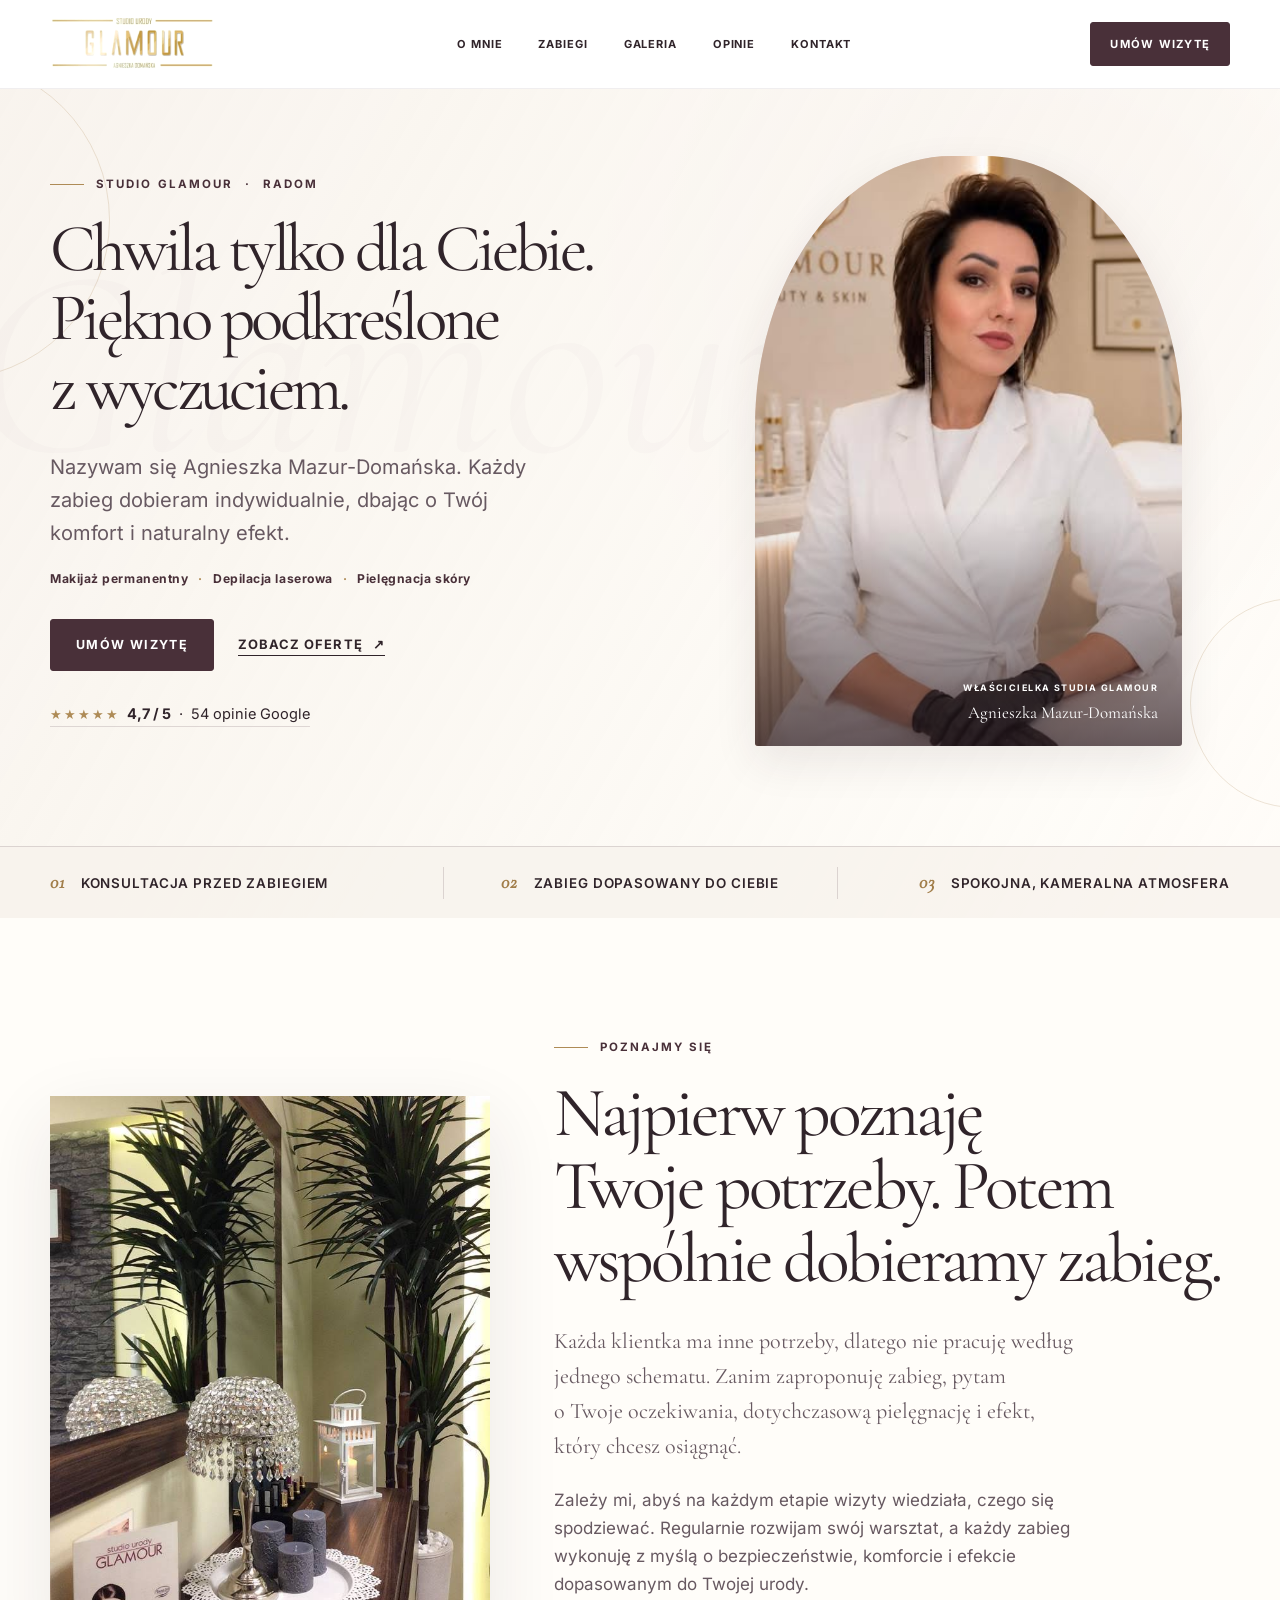
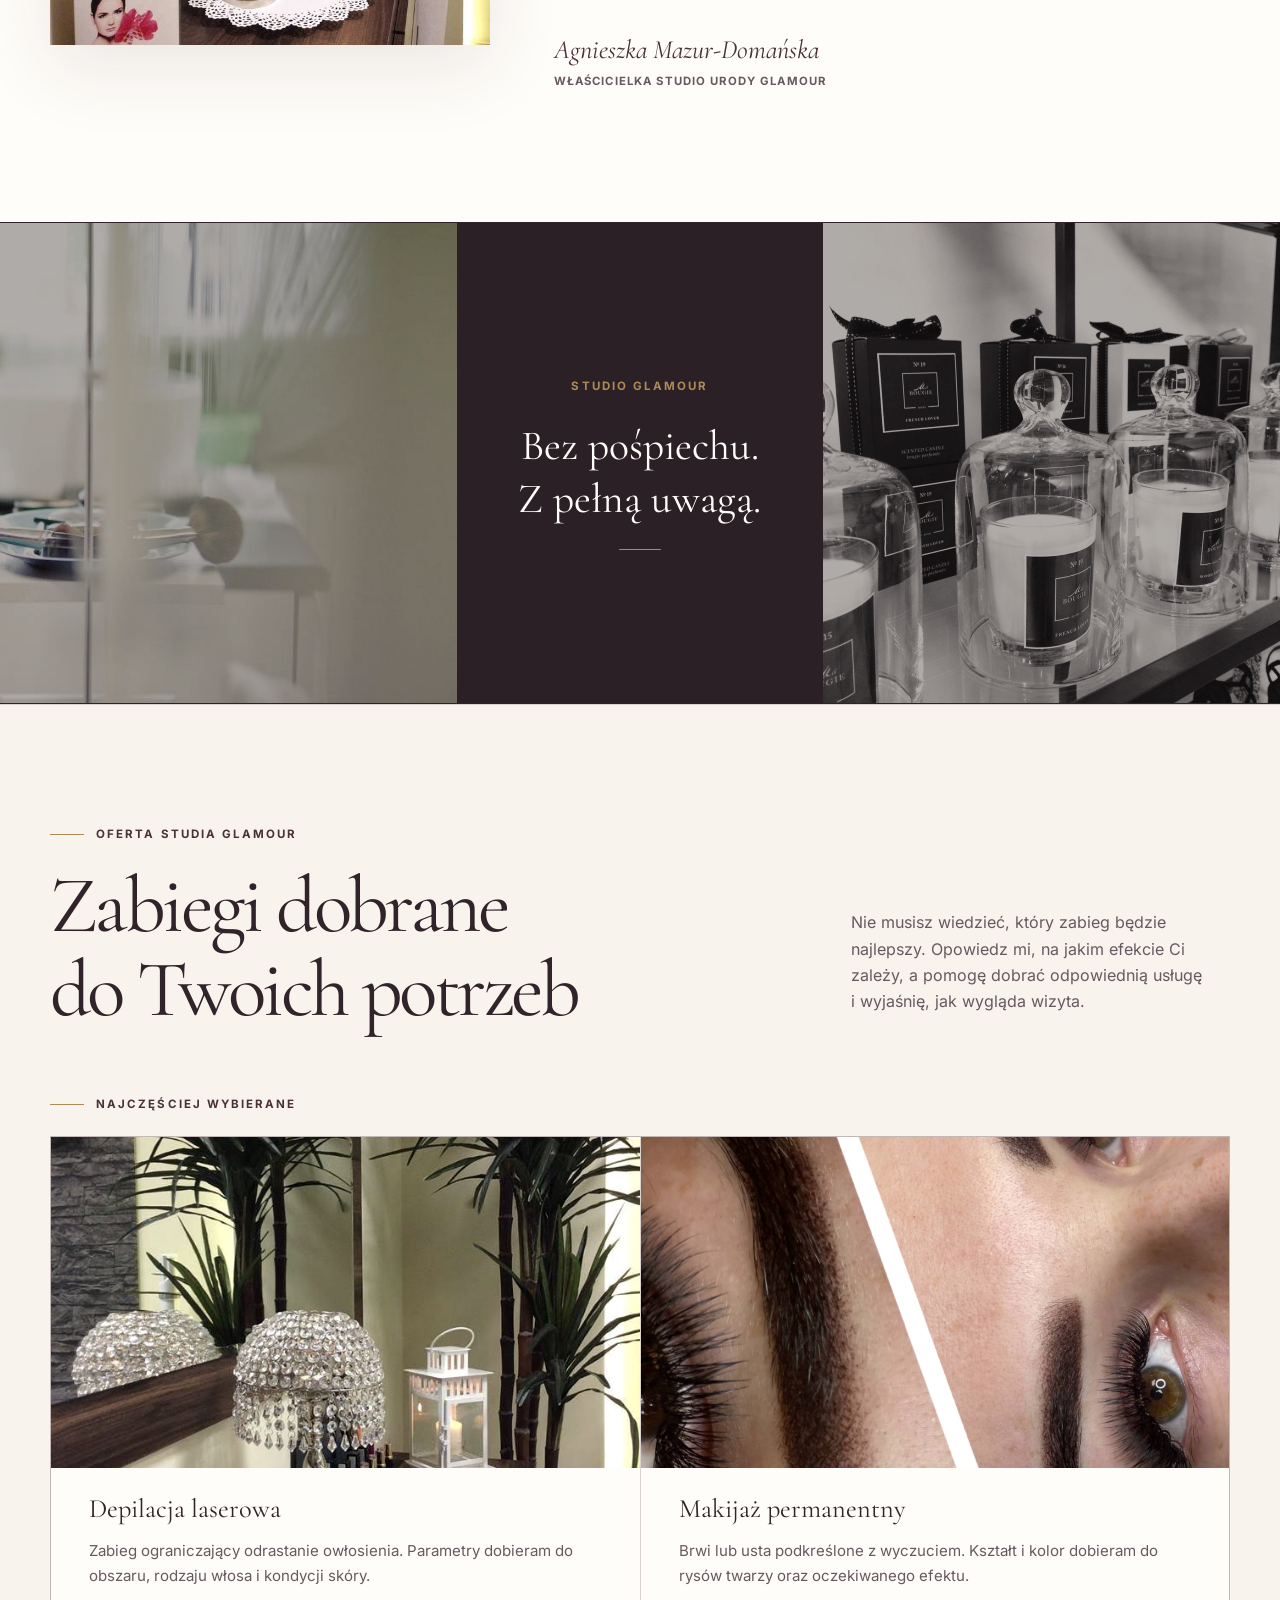
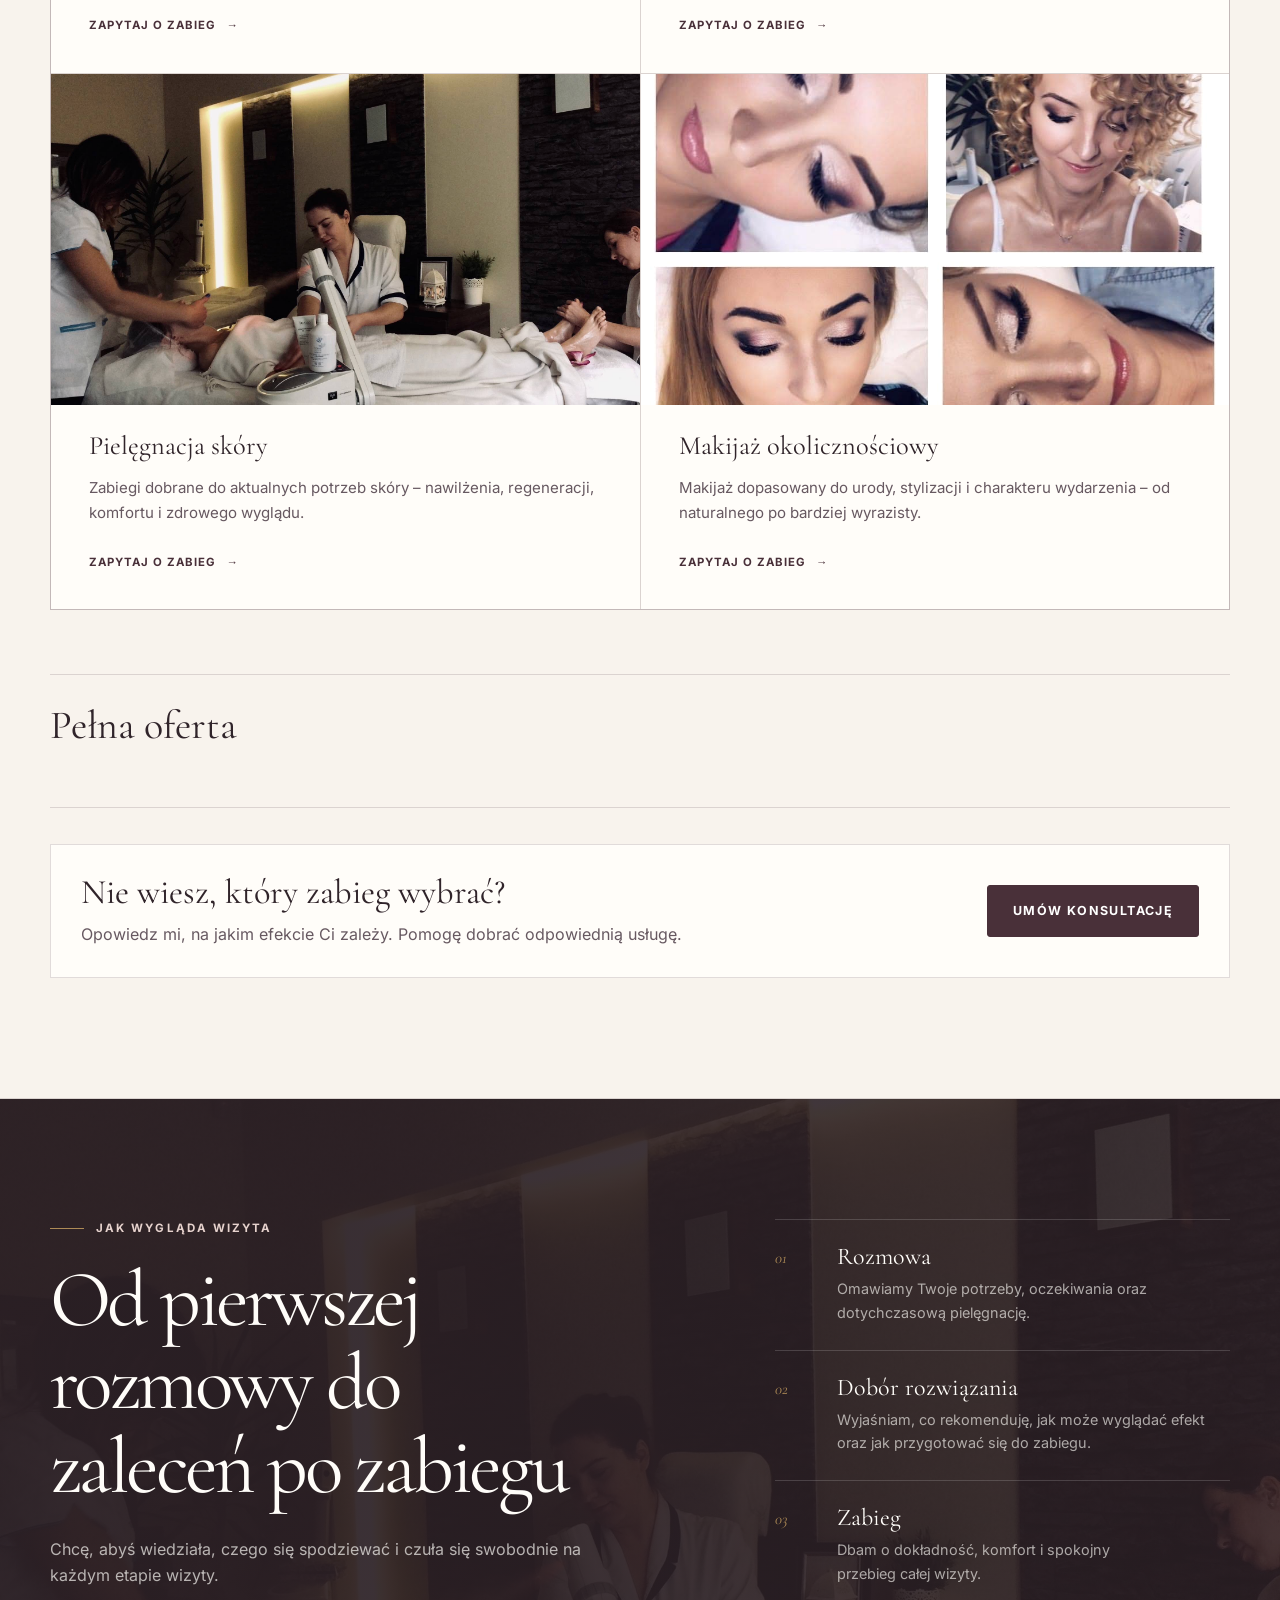
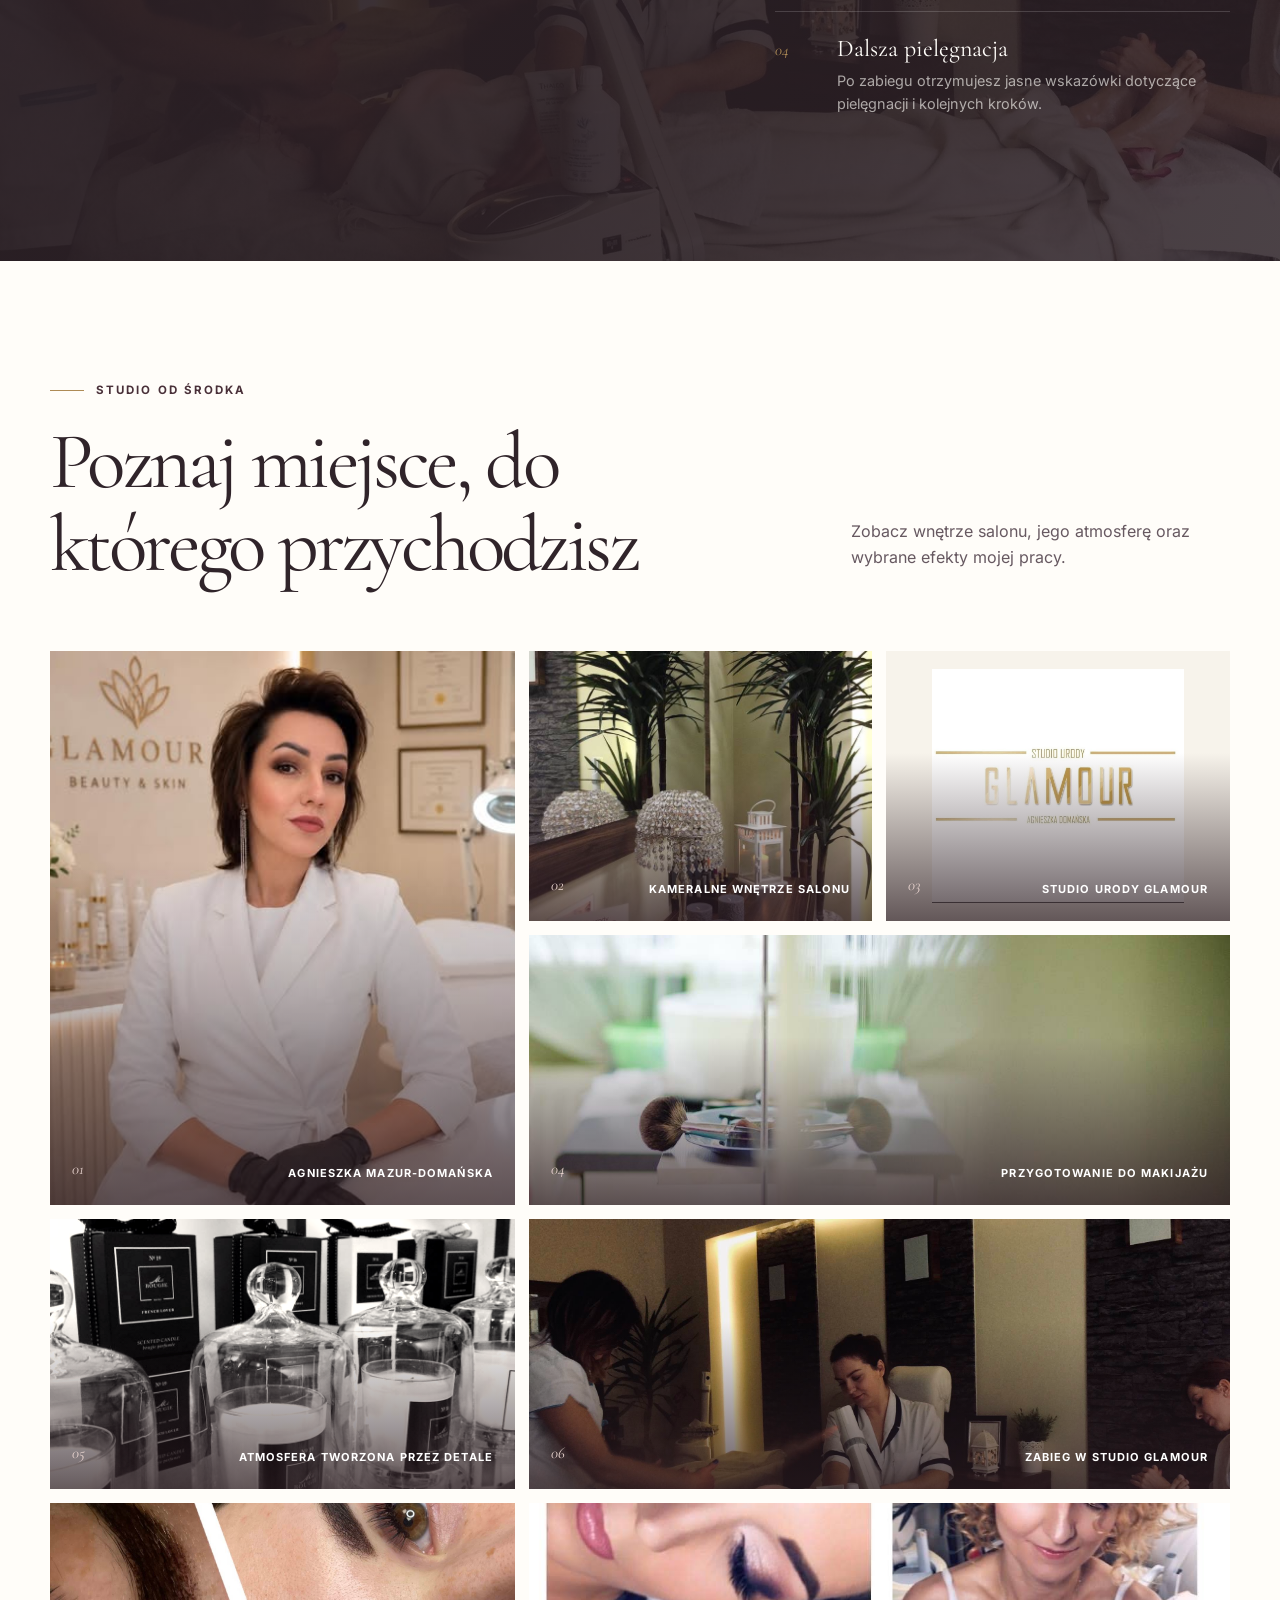
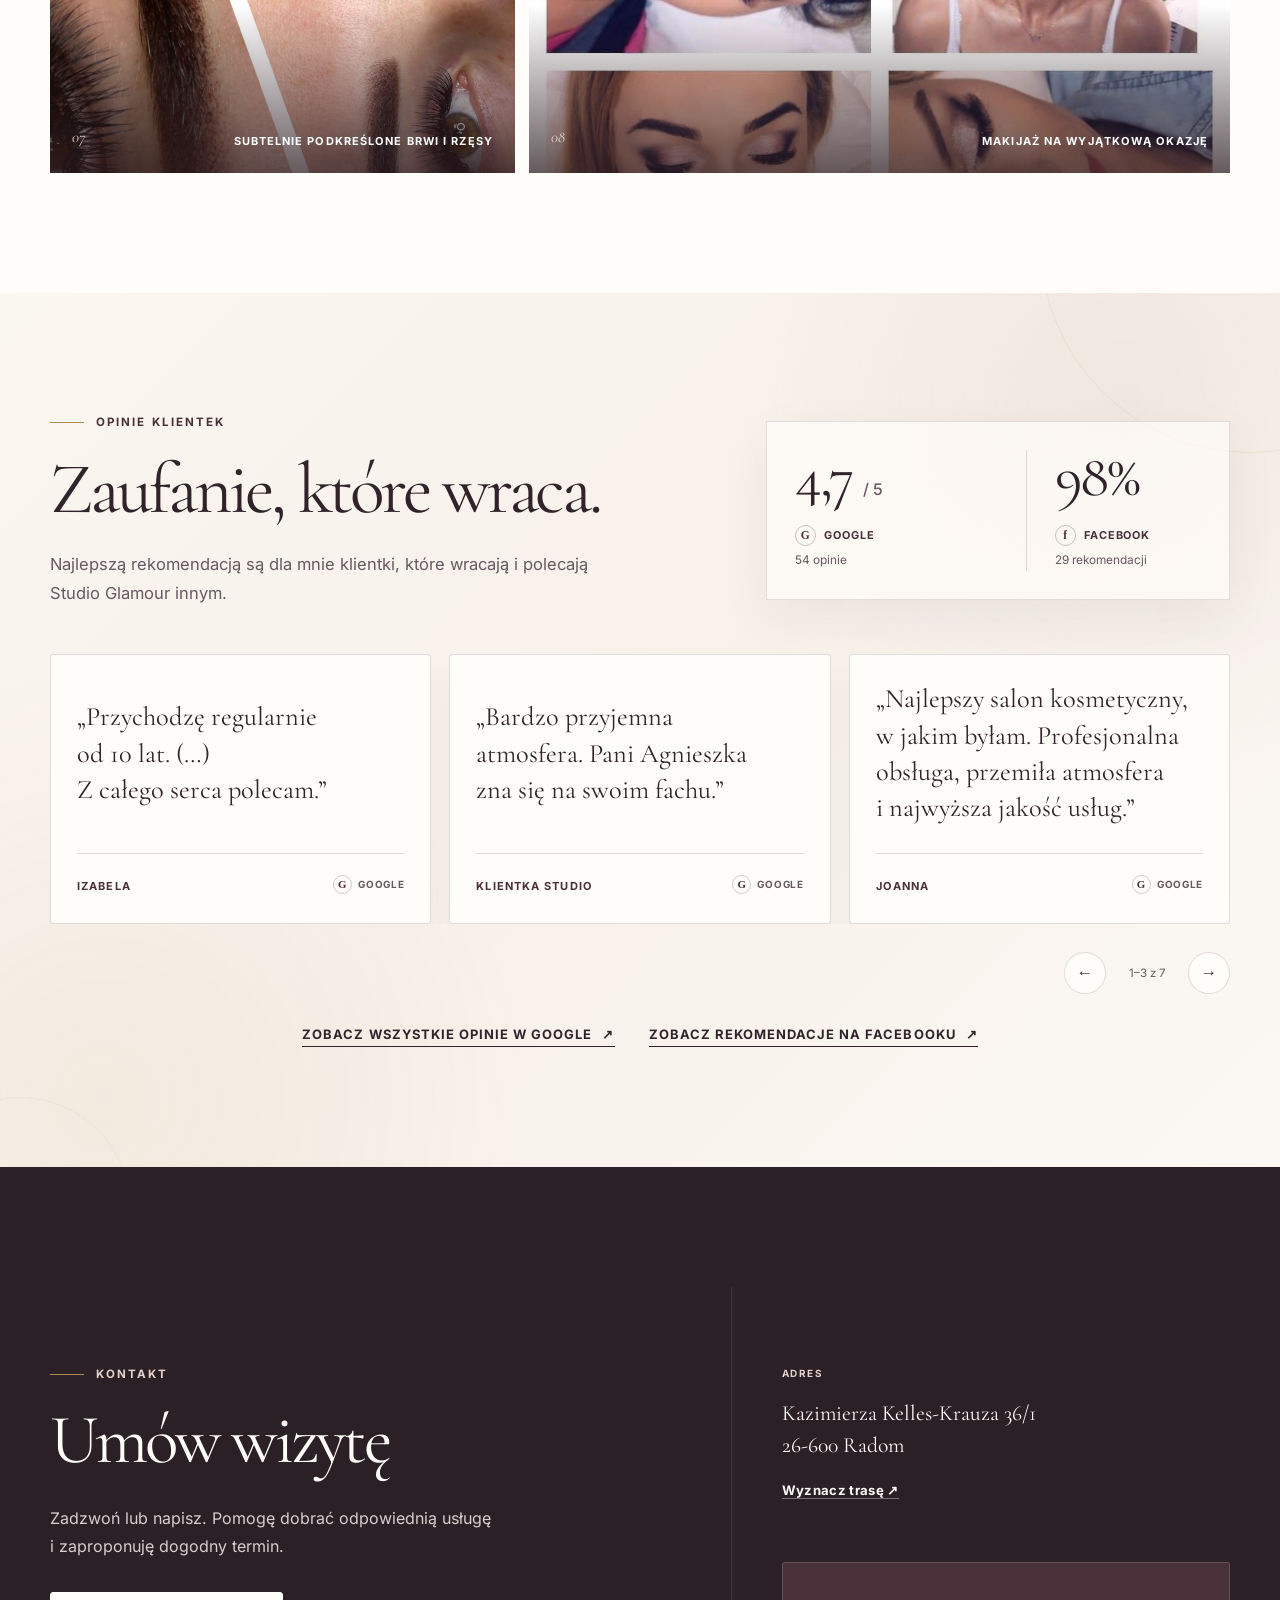
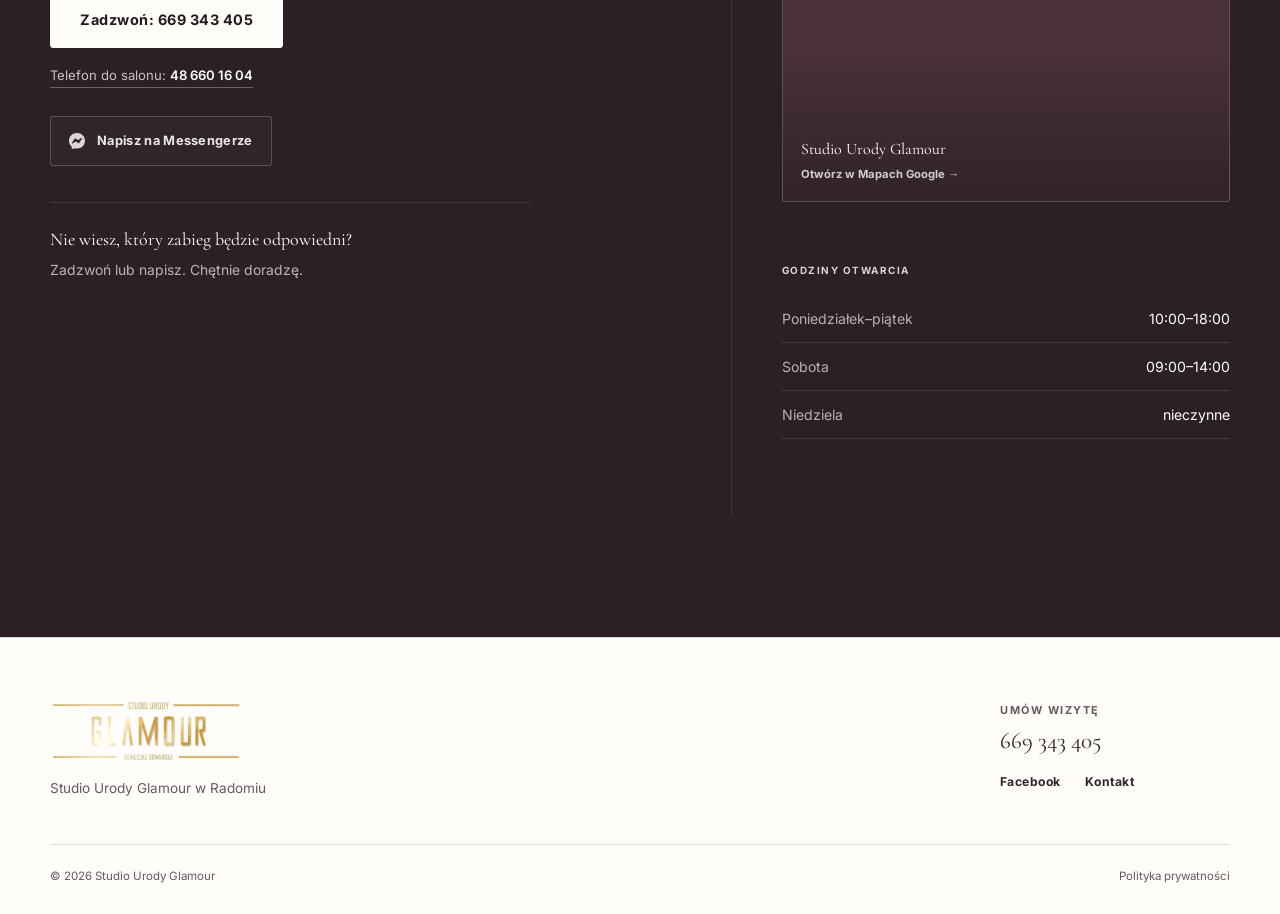
<file: index.html>
<!DOCTYPE html>
<html lang="pl">
  <head>
    <meta charset="utf-8">
    <meta name="viewport" content="width=device-width, initial-scale=1">
    <meta name="robots" content="noindex, nofollow, noarchive">
    <meta name="theme-color" content="#2f2329">
    <meta
      name="description"
      content="Studio Urody Glamour w Radomiu. Makijaż permanentny, depilacja laserowa, pielęgnacja skóry i makijaż okolicznościowy. Zadzwoń i umów wizytę."
    >
    <meta property="og:type" content="website">
    <meta property="og:locale" content="pl_PL">
    <meta property="og:title" content="Studio Urody Glamour Radom | Agnieszka Mazur-Domańska">
    <meta
      property="og:description"
      content="Studio Urody Glamour w Radomiu. Zabiegi i makijaż dopasowane do Ciebie."
    >
    <title>Studio Urody Glamour Radom | Agnieszka Mazur-Domańska</title>
    <link rel="stylesheet" href="styles.css?v=20260722-1">
    <link rel="manifest" href="site.webmanifest">
    <script type="application/ld+json">
      {
        "@context": "https://schema.org",
        "@type": "BeautySalon",
        "name": "Studio Urody Glamour Agnieszka Mazur-Domańska",
        "description": "Studio urody w Radomiu oferujące depilację laserową, makijaż permanentny, pielęgnację skóry i makijaż okolicznościowy.",
        "address": {
          "@type": "PostalAddress",
          "streetAddress": "Kazimierza Kelles-Krauza 36/1",
          "postalCode": "26-600",
          "addressLocality": "Radom",
          "addressCountry": "PL"
        },
        "telephone": ["+48 669 343 405", "+48 48 660 16 04"],
        "sameAs": [
          "https://www.facebook.com/p/Studio-urody-Glamour-Agnieszka-Doma%C5%84ska-100055386054228/"
        ],
        "openingHoursSpecification": [
          {
            "@type": "OpeningHoursSpecification",
            "dayOfWeek": ["Monday", "Tuesday", "Wednesday", "Thursday", "Friday"],
            "opens": "10:00",
            "closes": "18:00"
          },
          {
            "@type": "OpeningHoursSpecification",
            "dayOfWeek": "Saturday",
            "opens": "09:00",
            "closes": "14:00"
          }
        ]
      }
    </script>
  </head>
  <body>
    <a class="skip-link" href="#main">Przejdź do treści</a>

    <header class="site-header" data-header>
      <div class="container header-inner">
        <a class="brand" href="#start" aria-label="Studio Urody Glamour — strona główna">
          <span class="brand-logo-crop" aria-hidden="true">
            <img
              src="assets/studio-glamour-logo.jpg"
              alt=""
              width="960"
              height="893"
            >
          </span>
        </a>

        <button
          class="nav-toggle"
          type="button"
          aria-expanded="false"
          aria-controls="main-nav"
          aria-label="Otwórz menu"
          data-nav-toggle
        >
          <span></span><span></span><span></span>
        </button>

        <nav class="main-nav" id="main-nav" aria-label="Główna nawigacja" data-nav>
          <a href="#o-mnie">O mnie</a>
          <a href="#zabiegi">Zabiegi</a>
          <a href="#galeria">Galeria</a>
          <a href="#opinie">Opinie</a>
          <a href="#kontakt">Kontakt</a>
        </nav>

        <a class="button button-small header-cta" href="#kontakt">Umów wizytę</a>
      </div>
    </header>

    <main id="main">
      <section class="hero" id="start" aria-labelledby="hero-title">
        <div class="hero-orb hero-orb-one" aria-hidden="true"></div>
        <div class="hero-orb hero-orb-two" aria-hidden="true"></div>
        <span class="hero-watermark" aria-hidden="true">Glamour</span>
        <div class="container hero-grid">
          <div class="hero-copy" data-reveal>
            <p class="eyebrow">Studio Glamour <span aria-hidden="true">·</span> Radom</p>
            <h1 id="hero-title">
              <span class="hero-title-first">Chwila tylko dla&nbsp;Ciebie.</span>
              <span>Piękno podkreślone <span class="hero-title-tail">z&nbsp;wyczuciem.</span></span>
            </h1>
            <p class="hero-lead">
              Nazywam się Agnieszka Mazur-Domańska. Każdy zabieg dobieram
              indywidualnie, dbając o Twój komfort i naturalny efekt.
            </p>
            <p class="hero-specialties">
              Makijaż&nbsp;permanentny <span aria-hidden="true">·</span>
              Depilacja&nbsp;laserowa <span aria-hidden="true">·</span>
              Pielęgnacja&nbsp;skóry
            </p>
            <div class="hero-actions">
              <a class="button" href="#kontakt">Umów wizytę</a>
              <a class="text-link" href="#zabiegi">Zobacz ofertę <span aria-hidden="true">↗</span></a>
            </div>
            <div class="hero-note">
              <a class="hero-reviews-link" href="#opinie">
                <span class="rating-stars" role="img" aria-label="Ocena 4,7 na 5">★★★★★</span>
                <strong>4,7 / 5</strong><span aria-hidden="true">·</span><span>54 opinie Google</span>
              </a>
            </div>
          </div>

          <div class="hero-media" data-reveal>
            <figure class="hero-portrait real-photo">
              <img
                src="assets/agnieszka-mazur-domanska.jpg"
                alt="Agnieszka Mazur-Domańska w Studio Urody Glamour"
                width="526"
                height="526"
                fetchpriority="high"
              >
              <figcaption>
                <span>Właścicielka Studia Glamour</span>
                Agnieszka Mazur-Domańska
              </figcaption>
            </figure>
          </div>
        </div>
        <div class="hero-strip">
          <div class="container strip-grid">
            <p><span>01</span> Konsultacja przed zabiegiem</p>
            <p><span>02</span> Zabieg dopasowany do Ciebie</p>
            <p><span>03</span> Spokojna, kameralna atmosfera</p>
          </div>
        </div>
      </section>

      <section class="about section" id="o-mnie" aria-labelledby="about-title">
        <div class="container about-grid">
          <div class="about-visual" data-reveal>
            <figure class="about-card real-photo">
              <img
                src="assets/wnetrze-salonu.jpg"
                alt="Kameralne wnętrze Studio Urody Glamour w Radomiu"
                width="695"
                height="960"
                loading="lazy"
              >
            </figure>
          </div>

          <div class="about-copy" data-reveal>
            <p class="eyebrow">Poznajmy się</p>
            <h2 id="about-title">
              Najpierw poznaję Twoje potrzeby. Potem wspólnie dobieramy zabieg.
            </h2>
            <p class="lead-copy">
              Każda klientka ma inne potrzeby, dlatego nie pracuję według jednego
              schematu. Zanim zaproponuję zabieg, pytam o Twoje oczekiwania,
              dotychczasową pielęgnację i efekt, który chcesz osiągnąć.
            </p>
            <p>
              Zależy mi, abyś na każdym etapie wizyty wiedziała, czego się spodziewać.
              Regularnie rozwijam swój warsztat, a każdy zabieg wykonuję z myślą o
              bezpieczeństwie, komforcie i efekcie dopasowanym do Twojej urody.
            </p>
            <p class="signature">Agnieszka Mazur-Domańska</p>
            <p class="signature-role">właścicielka Studio Urody Glamour</p>
          </div>
        </div>
      </section>

      <section class="brand-moment" aria-label="Atmosfera Studio Urody Glamour">
        <div class="brand-moment-image" aria-hidden="true">
          <img src="assets/akcesoria-makijazowe.png" alt="" width="1000" height="564" loading="lazy">
        </div>
        <div class="brand-moment-copy" data-reveal>
          <span class="brand-moment-logo">Studio Glamour</span>
          <p>Bez pośpiechu.<br>Z pełną uwagą.</p>
        </div>
        <div class="brand-moment-image brand-moment-image-dark" aria-hidden="true">
          <img src="assets/detale-swiece.jpg" alt="" width="960" height="960" loading="lazy">
        </div>
      </section>

      <section class="services section" id="zabiegi" aria-labelledby="services-title">
        <div class="container">
          <div class="section-heading" data-reveal>
            <div>
              <p class="eyebrow">Oferta Studia Glamour</p>
              <h2 id="services-title">Zabiegi dobrane do Twoich potrzeb</h2>
            </div>
            <p>
              Nie musisz wiedzieć, który zabieg będzie najlepszy. Opowiedz mi,
              na jakim efekcie Ci zależy, a pomogę dobrać odpowiednią usługę
              i wyjaśnię, jak wygląda wizyta.
            </p>
          </div>

          <p class="eyebrow service-grid-eyebrow" data-reveal>Najczęściej wybierane</p>
          <div class="service-grid">
            <article class="service-card" data-reveal>
              <figure class="service-photo">
                <img
                  src="assets/wnetrze-salonu.jpg"
                  alt="Wnętrze Studio Urody Glamour"
                  width="695"
                  height="960"
                  loading="lazy"
                >
              </figure>
              <h3>Depilacja laserowa</h3>
              <p>
                Zabieg ograniczający odrastanie owłosienia. Parametry dobieram do
                obszaru, rodzaju włosa i kondycji skóry.
              </p>
              <a href="#kontakt" aria-label="Zapytaj o depilację laserową">Zapytaj o zabieg <span aria-hidden="true">→</span></a>
            </article>

            <article class="service-card" data-reveal>
              <figure class="service-photo">
                <img
                  src="assets/efekt-brwi-rzesy.jpg"
                  alt="Subtelnie podkreślone brwi i rzęsy"
                  width="1571"
                  height="1606"
                  loading="lazy"
                >
              </figure>
              <h3>Makijaż permanentny</h3>
              <p>
                Brwi lub usta podkreślone z wyczuciem. Kształt i kolor dobieram do
                rysów twarzy oraz oczekiwanego efektu.
              </p>
              <a href="#kontakt" aria-label="Zapytaj o makijaż permanentny">Zapytaj o zabieg <span aria-hidden="true">→</span></a>
            </article>

            <article class="service-card" data-reveal>
              <figure class="service-photo">
                <img
                  src="assets/salon-podczas-zabiegu.jpg"
                  alt="Zabieg pielęgnacyjny w Studio Urody Glamour"
                  width="2048"
                  height="1536"
                  loading="lazy"
                >
              </figure>
              <h3>Pielęgnacja skóry</h3>
              <p>
                Zabiegi dobrane do aktualnych potrzeb skóry – nawilżenia,
                regeneracji, komfortu i zdrowego wyglądu.
              </p>
              <a href="#kontakt" aria-label="Zapytaj o pielęgnację skóry">Zapytaj o zabieg <span aria-hidden="true">→</span></a>
            </article>

            <article class="service-card" data-reveal>
              <figure class="service-photo">
                <img
                  src="assets/makijaz-okolicznosciowy.jpg"
                  alt="Przykłady makijażu okolicznościowego"
                  width="1080"
                  height="1006"
                  loading="lazy"
                >
              </figure>
              <h3>Makijaż okolicznościowy</h3>
              <p>
                Makijaż dopasowany do urody, stylizacji i charakteru wydarzenia –
                od naturalnego po bardziej wyrazisty.
              </p>
              <a href="#kontakt" aria-label="Zapytaj o makijaż okolicznościowy">Zapytaj o zabieg <span aria-hidden="true">→</span></a>
            </article>
          </div>

          <section class="full-offer" aria-labelledby="full-offer-title" data-reveal>
            <h3 id="full-offer-title">Pełna oferta</h3>
            <ul class="full-offer-list">
              <!--
                MIEJSCE NA POTWIERDZONE KATEGORIE I USŁUGI.
                Każdą kategorię dodaj jako element listy w poniższej strukturze:

                <li class="full-offer-category">
                  <h4>Nazwa kategorii</h4>
                  <ul>
                    <li>Nazwa potwierdzonej usługi</li>
                  </ul>
                </li>
              -->
            </ul>
          </section>

          <aside class="services-cta" aria-labelledby="services-cta-title" data-reveal>
            <div>
              <h3 id="services-cta-title">Nie wiesz, który zabieg wybrać?</h3>
              <p>Opowiedz mi, na jakim efekcie Ci zależy. Pomogę dobrać odpowiednią usługę.</p>
            </div>
            <a class="button" href="#kontakt">Umów konsultację</a>
          </aside>
        </div>
      </section>

      <section class="values section" aria-labelledby="values-title">
        <div class="container values-grid">
          <div class="values-intro" data-reveal>
            <p class="eyebrow eyebrow-light">Jak wygląda wizyta</p>
            <h2 id="values-title">Od pierwszej rozmowy do zaleceń po zabiegu</h2>
            <p>
              Chcę, abyś wiedziała, czego się spodziewać i czuła się swobodnie
              na każdym etapie wizyty.
            </p>
          </div>

          <ol class="values-list">
            <li data-reveal>
              <span>01</span>
              <div><h3>Rozmowa</h3><p>Omawiamy Twoje potrzeby, oczekiwania oraz dotychczasową pielęgnację.</p></div>
            </li>
            <li data-reveal>
              <span>02</span>
              <div><h3>Dobór rozwiązania</h3><p>Wyjaśniam, co rekomenduję, jak może wyglądać efekt oraz jak przygotować się do zabiegu.</p></div>
            </li>
            <li data-reveal>
              <span>03</span>
              <div><h3>Zabieg</h3><p>Dbam o dokładność, komfort i spokojny przebieg całej wizyty.</p></div>
            </li>
            <li data-reveal>
              <span>04</span>
              <div><h3>Dalsza pielęgnacja</h3><p>Po zabiegu otrzymujesz jasne wskazówki dotyczące pielęgnacji i kolejnych kroków.</p></div>
            </li>
          </ol>
        </div>
      </section>

      <section class="gallery section" id="galeria" aria-labelledby="gallery-title">
        <div class="container">
          <div class="section-heading gallery-heading" data-reveal>
            <div>
              <p class="eyebrow">Studio od środka</p>
              <h2 id="gallery-title">Poznaj miejsce, do którego przychodzisz</h2>
            </div>
            <p>
              Zobacz wnętrze salonu, jego atmosferę oraz wybrane efekty mojej pracy.
            </p>
          </div>

          <div class="gallery-grid">
            <figure class="gallery-item gallery-item-tall" data-reveal>
              <img
                src="assets/agnieszka-mazur-domanska.jpg"
                alt="Agnieszka Mazur-Domańska w eleganckim wnętrzu salonu"
                width="526"
                height="526"
                loading="lazy"
              >
              <figcaption><span>01</span><p>Agnieszka Mazur-Domańska</p></figcaption>
            </figure>
            <figure class="gallery-item" data-reveal>
              <img
                src="assets/wnetrze-salonu.jpg"
                alt="Dekoracje i rośliny we wnętrzu Studio Urody Glamour"
                width="695"
                height="960"
                loading="lazy"
              >
              <figcaption><span>02</span><p>Kameralne wnętrze salonu</p></figcaption>
            </figure>
            <figure class="gallery-item gallery-item-logo" data-reveal>
              <img
                src="assets/studio-glamour-logo.jpg"
                alt="Znak Studio Urody Glamour Agnieszka Domańska"
                width="960"
                height="893"
                loading="lazy"
              >
              <figcaption><span>03</span><p>Studio Urody Glamour</p></figcaption>
            </figure>
            <figure class="gallery-item gallery-item-wide" data-reveal>
              <img
                src="assets/akcesoria-makijazowe.png"
                alt="Pędzle i akcesoria do makijażu w lustrzanym odbiciu"
                width="1000"
                height="564"
                loading="lazy"
              >
              <figcaption><span>04</span><p>Przygotowanie do makijażu</p></figcaption>
            </figure>
            <figure class="gallery-item gallery-item-dark" data-reveal>
              <img
                src="assets/detale-swiece.jpg"
                alt="Dekoracyjne świece tworzące atmosferę salonu"
                width="960"
                height="960"
                loading="lazy"
              >
              <figcaption><span>05</span><p>Atmosfera tworzona przez detale</p></figcaption>
            </figure>
            <figure class="gallery-item gallery-item-work" data-reveal>
              <img
                src="assets/salon-podczas-zabiegu.jpg"
                alt="Praca w Studio Urody Glamour"
                width="2048"
                height="1536"
                loading="lazy"
              >
              <figcaption><span>06</span><p>Zabieg w Studio Glamour</p></figcaption>
            </figure>
            <figure class="gallery-item gallery-item-result" data-reveal>
              <img
                src="assets/efekt-brwi-rzesy.jpg"
                alt="Efekt stylizacji brwi i rzęs wykonanej w salonie"
                width="1571"
                height="1606"
                loading="lazy"
              >
              <figcaption><span>07</span><p>Subtelnie podkreślone brwi i rzęsy</p></figcaption>
            </figure>
            <figure class="gallery-item gallery-item-makeup" data-reveal>
              <img
                src="assets/makijaz-okolicznosciowy.jpg"
                alt="Makijaże okolicznościowe wykonane w Studio Urody Glamour"
                width="1080"
                height="1006"
                loading="lazy"
              >
              <figcaption><span>08</span><p>Makijaż na wyjątkową okazję</p></figcaption>
            </figure>
          </div>
        </div>
      </section>

      <section class="reviews section" id="opinie" aria-labelledby="reviews-title">
        <div class="container">
          <div class="reviews-header" data-reveal>
            <div class="reviews-copy">
              <p class="eyebrow">Opinie klientek</p>
              <h2 id="reviews-title">Zaufanie, które wraca.</h2>
              <p class="reviews-intro">
                Najlepszą rekomendacją są dla mnie klientki, które wracają
                i polecają Studio Glamour innym.
              </p>
            </div>
            <div class="reviews-scores" role="group" aria-label="Oceny Studia Urody Glamour">
              <div class="reviews-score" data-review-source="google">
                <strong><span data-review-rating>4,7</span> <small>/ 5</small></strong>
                <div class="reviews-score-details">
                  <span class="reviews-platform">
                    <span class="reviews-platform-mark" aria-hidden="true">G</span>
                    Google
                  </span>
                  <p><span data-review-count>54</span> opinie</p>
                </div>
              </div>
              <div class="reviews-score reviews-score-facebook" data-review-source="facebook">
                <strong data-review-rating>98%</strong>
                <div class="reviews-score-details">
                  <span class="reviews-platform">
                    <span class="reviews-platform-mark" aria-hidden="true">f</span>
                    Facebook
                  </span>
                  <p><span data-review-count>29</span> rekomendacji</p>
                </div>
              </div>
            </div>
          </div>

          <div class="reviews-carousel" data-reviews-carousel>
            <div
              class="review-grid"
              data-review-track
              tabindex="0"
              aria-label="Opinie klientek — przewijana lista"
            >
              <figure class="review-card review-card-google" data-reveal>
                <blockquote>
                  „Przychodzę regularnie od 10 lat. (…) Z całego serca polecam.”
                </blockquote>
                <figcaption>
                  <span class="review-author"><strong>Izabela</strong></span>
                  <span class="review-card-source"><span aria-hidden="true">G</span> Google</span>
                </figcaption>
              </figure>
              <figure class="review-card review-card-google" data-reveal>
                <blockquote>
                  „Bardzo przyjemna atmosfera. Pani Agnieszka zna się na swoim fachu.”
                </blockquote>
                <figcaption>
                  <span class="review-author"><strong>Klientka Studio</strong></span>
                  <span class="review-card-source"><span aria-hidden="true">G</span> Google</span>
                </figcaption>
              </figure>
              <figure class="review-card review-card-google" data-reveal>
                <blockquote>
                  „Najlepszy salon kosmetyczny, w jakim byłam. Profesjonalna obsługa,
                  przemiła atmosfera i najwyższa jakość usług.”
                </blockquote>
                <figcaption>
                  <span class="review-author"><strong>Joanna</strong></span>
                  <span class="review-card-source"><span aria-hidden="true">G</span> Google</span>
                </figcaption>
              </figure>
              <figure class="review-card review-card-google" data-reveal>
                <blockquote>
                  „Zabiegi, masaże… zawsze pełen profesjonalizm. A moje brwi permanentne
                  to już mistrzostwo świata.”
                </blockquote>
                <figcaption>
                  <span class="review-author"><strong>Ilona</strong></span>
                  <span class="review-card-source"><span aria-hidden="true">G</span> Google</span>
                </figcaption>
              </figure>
              <figure class="review-card review-card-facebook" data-reveal>
                <blockquote>
                  „Pani Agnieszka jest ciepłą, przemiłą i fantastyczną osobą.”
                </blockquote>
                <figcaption>
                  <span class="review-author"><strong>Klaudia</strong></span>
                  <span class="review-card-source"><span aria-hidden="true">f</span> Facebook</span>
                </figcaption>
              </figure>
              <figure class="review-card review-card-facebook" data-reveal>
                <blockquote>
                  „W jej gabinecie można zrelaksować się i wypocząć.”
                </blockquote>
                <figcaption>
                  <span class="review-author"><strong>Patrycja</strong></span>
                  <span class="review-card-source"><span aria-hidden="true">f</span> Facebook</span>
                </figcaption>
              </figure>
              <figure class="review-card review-card-facebook" data-reveal>
                <blockquote>
                  „Profesjonalizm na najwyższym poziomie. Jestem mega zadowolona
                  z makijażu.”
                </blockquote>
                <figcaption>
                  <span class="review-author"><strong>Monika</strong></span>
                  <span class="review-card-source"><span aria-hidden="true">f</span> Facebook</span>
                </figcaption>
              </figure>
            </div>

            <div class="reviews-controls" role="group" aria-label="Sterowanie opiniami">
              <button type="button" data-review-prev aria-label="Poprzednia opinia">←</button>
              <p data-review-status aria-live="polite">1 z 7</p>
              <button type="button" data-review-next aria-label="Następna opinia">→</button>
            </div>
          </div>

          <div class="reviews-links" data-reveal>
            <a
              class="text-link"
              href="https://www.google.com/maps/search/?api=1&amp;query=Studio%20Urody%20Glamour%20Radom%20Agnieszka%20Doma%C5%84ska%20Salon%20Kosmetyczny"
              target="_blank"
              rel="noopener noreferrer"
            >Zobacz wszystkie opinie w Google <span aria-hidden="true">↗</span></a>
            <a
              class="text-link text-link-facebook"
              href="https://www.facebook.com/profile.php?id=100055386054228&amp;sk=reviews"
              target="_blank"
              rel="noopener noreferrer"
            >Zobacz rekomendacje na Facebooku <span aria-hidden="true">↗</span></a>
          </div>
        </div>
      </section>

      <section class="contact section" id="kontakt" aria-labelledby="contact-title">
        <div class="container contact-shell">
          <div class="contact-copy" data-reveal>
            <p class="eyebrow eyebrow-light">Kontakt</p>
            <h2 id="contact-title">Umów wizytę</h2>
            <p>
              Zadzwoń lub napisz. Pomogę dobrać odpowiednią usługę
              i zaproponuję dogodny termin.
            </p>
            <div class="contact-actions">
              <a class="button button-light" href="tel:+48669343405">Zadzwoń:&nbsp;669&nbsp;343&nbsp;405</a>
            </div>
            <a class="contact-secondary-phone" href="tel:+48486601604">
              Telefon&nbsp;do&nbsp;salonu:&nbsp;<strong>48&nbsp;660&nbsp;16&nbsp;04</strong>
            </a>
            <a
              class="messenger-button"
              href="https://m.me/100055386054228"
              target="_blank"
              rel="noopener noreferrer"
            >
              <img src="assets/messenger.svg" alt="" width="16" height="16">
              Napisz na Messengerze
            </a>
            <div class="contact-guidance">
              <strong>Nie wiesz, który zabieg będzie odpowiedni?</strong>
              <p>Zadzwoń lub napisz. Chętnie doradzę.</p>
            </div>
          </div>

          <div class="contact-details" data-reveal>
            <div class="detail-group">
              <span>Adres</span>
              <address>
                Kazimierza Kelles-Krauza 36/1<br>
                26-600 Radom
              </address>
              <a
                href="https://www.google.com/maps/search/?api=1&amp;query=Studio%20Urody%20Glamour%20Radom%20Agnieszka%20Doma%C5%84ska%20Salon%20Kosmetyczny"
                target="_blank"
                rel="noopener noreferrer"
              >Wyznacz trasę <span aria-hidden="true">↗</span></a>
            </div>
            <div class="contact-map-preview">
              <iframe
                title="Podgląd lokalizacji Studio Urody Glamour"
                src="https://www.google.com/maps?q=51.402819%2C21.1624174&amp;z=17&amp;iwloc=near&amp;output=embed"
                width="600"
                height="240"
                loading="lazy"
                referrerpolicy="strict-origin-when-cross-origin"
                tabindex="-1"
                aria-hidden="true"
              ></iframe>
              <a
                class="contact-map-link"
                href="https://www.google.com/maps/search/?api=1&amp;query=Studio%20Urody%20Glamour%20Radom%20Agnieszka%20Doma%C5%84ska%20Salon%20Kosmetyczny"
                target="_blank"
                rel="noopener noreferrer"
                aria-label="Otwórz lokalizację Studio Urody Glamour w Mapach Google"
              >
                <span>
                  <strong>Studio Urody Glamour</strong>
                  <small>Otwórz w Mapach Google <span aria-hidden="true">→</span></small>
                </span>
              </a>
            </div>
            <div class="detail-group">
              <span>Godziny otwarcia</span>
              <dl class="opening-hours">
                <div><dt>Poniedziałek–piątek</dt><dd>10:00–18:00</dd></div>
                <div><dt>Sobota</dt><dd>09:00–14:00</dd></div>
                <div><dt>Niedziela</dt><dd>nieczynne</dd></div>
              </dl>
            </div>
          </div>
        </div>
      </section>
    </main>

    <footer class="site-footer">
      <div class="container">
        <div class="footer-main">
          <div class="footer-brand">
            <a class="brand brand-footer" href="#start" aria-label="Wróć na początek strony">
              <span class="brand-logo-crop" aria-hidden="true">
                <img
                  src="assets/studio-glamour-logo.jpg"
                  alt=""
                  width="960"
                  height="893"
                  loading="lazy"
                >
              </span>
            </a>
            <p>Studio Urody Glamour w Radomiu</p>
          </div>

          <div class="footer-contact">
            <span class="footer-label">Umów wizytę</span>
            <a class="footer-phone" href="tel:+48669343405">669&nbsp;343&nbsp;405</a>
            <nav class="footer-links" aria-label="Linki w stopce">
              <a
                href="https://www.facebook.com/p/Studio-urody-Glamour-Agnieszka-Doma%C5%84ska-100055386054228/"
                target="_blank"
                rel="noopener noreferrer"
              >Facebook</a>
              <a href="#kontakt">Kontakt</a>
            </nav>
          </div>
        </div>

        <div class="footer-bottom">
          <p class="copyright">© <span data-year></span> Studio Urody Glamour</p>
          <a href="polityka-prywatnosci.html">Polityka prywatności</a>
        </div>
      </div>
    </footer>

    <nav class="mobile-contact" aria-label="Szybki kontakt">
      <a href="tel:+48669343405">Zadzwoń</a>
      <a href="https://m.me/100055386054228" target="_blank" rel="noopener noreferrer">Messenger</a>
    </nav>

    <script src="script.js?v=20260721-4" defer></script>
  </body>
</html>
</file>
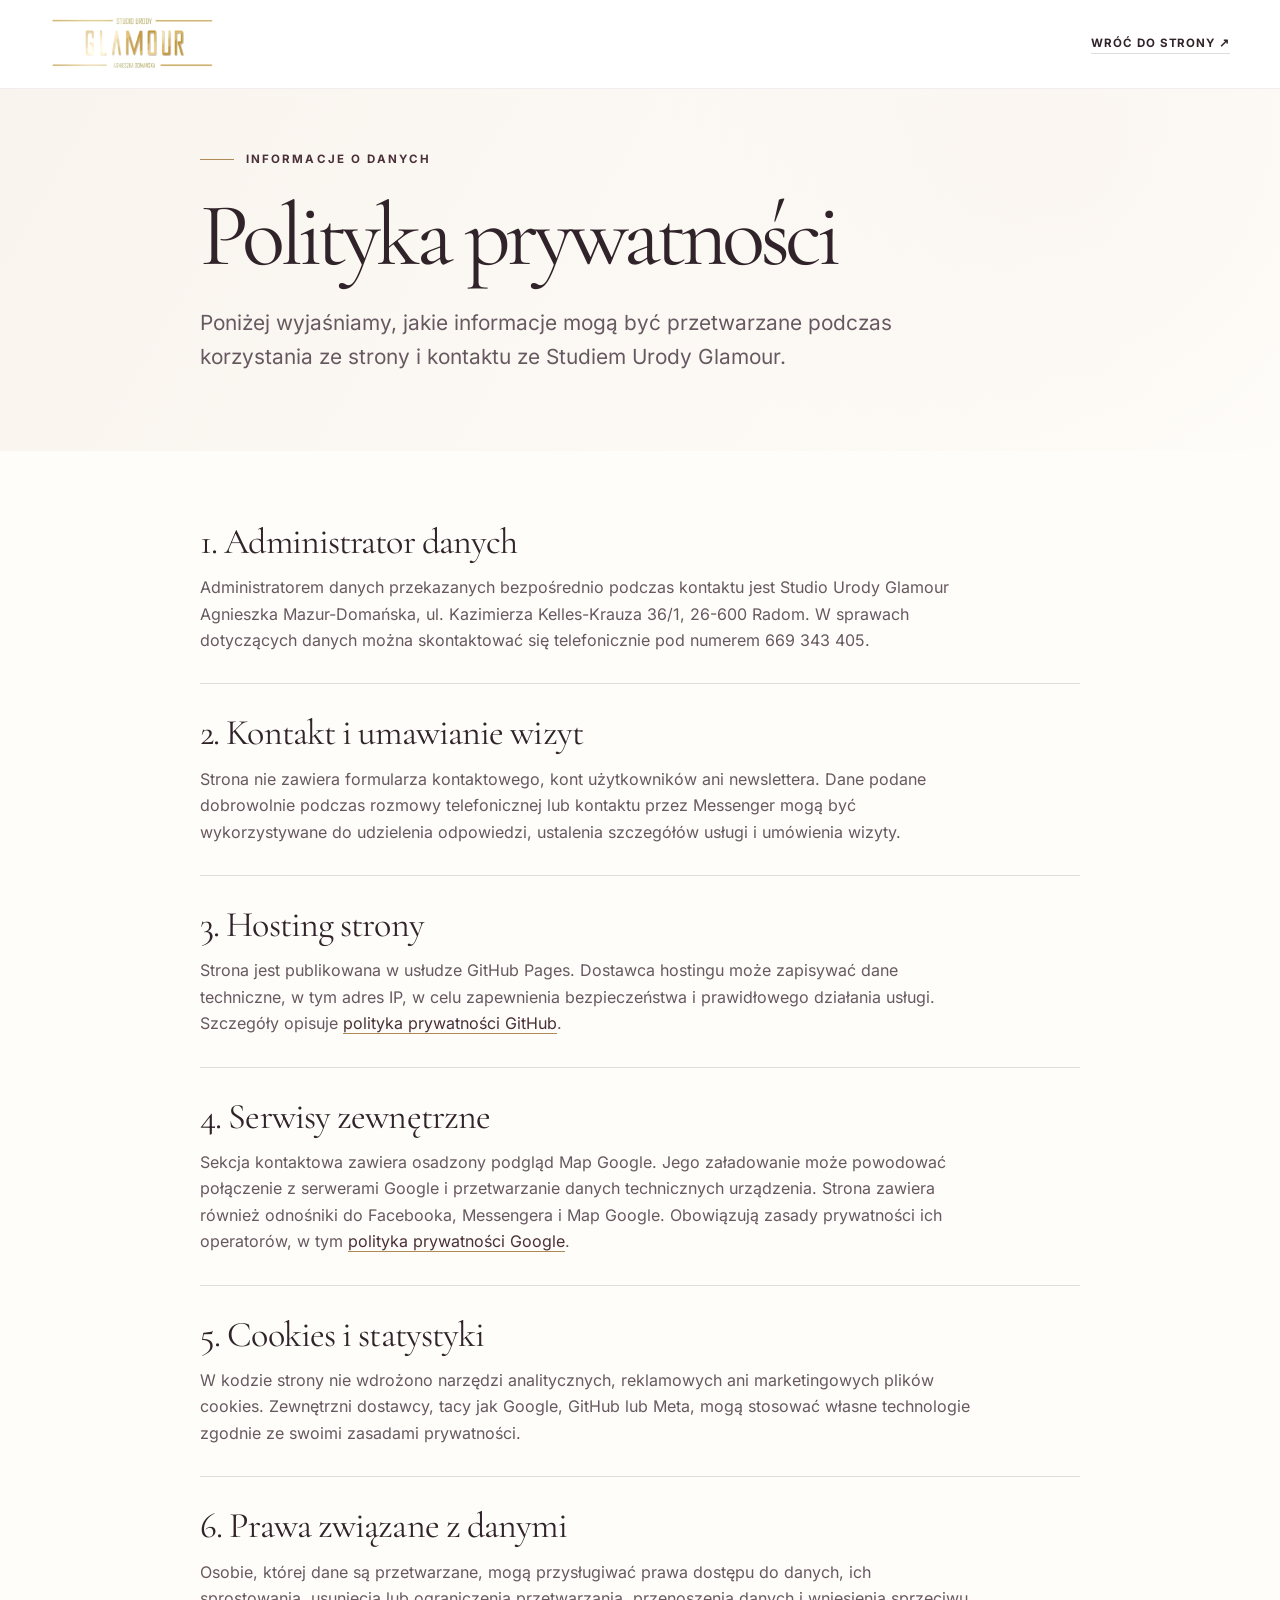
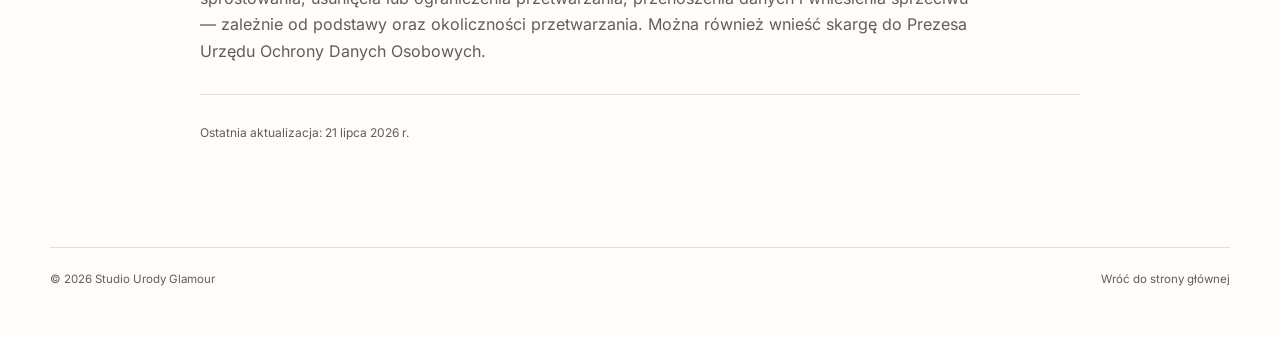
<file: polityka-prywatnosci.html>
<!DOCTYPE html>
<html lang="pl">
  <head>
    <meta charset="utf-8">
    <meta name="viewport" content="width=device-width, initial-scale=1">
    <meta name="robots" content="noindex, nofollow, noarchive">
    <meta name="theme-color" content="#2f2329">
    <meta
      name="description"
      content="Polityka prywatności strony Studio Urody Glamour w Radomiu."
    >
    <title>Polityka prywatności | Studio Urody Glamour</title>
    <link rel="stylesheet" href="styles.css?v=20260722-1">
  </head>
  <body class="privacy-page">
    <a class="skip-link" href="#main">Przejdź do treści</a>

    <header class="site-header">
      <div class="container header-inner">
        <a class="brand" href="index.html" aria-label="Studio Urody Glamour — strona główna">
          <span class="brand-logo-crop" aria-hidden="true">
            <img
              src="assets/studio-glamour-logo.jpg"
              alt=""
              width="960"
              height="893"
            >
          </span>
        </a>
        <a class="privacy-back" href="index.html">Wróć do strony <span aria-hidden="true">↗</span></a>
      </div>
    </header>

    <main id="main">
      <section class="privacy-hero" aria-labelledby="privacy-title">
        <div class="container privacy-container">
          <p class="eyebrow">Informacje o danych</p>
          <h1 id="privacy-title">Polityka prywatności</h1>
          <p class="privacy-lead">
            Poniżej wyjaśniamy, jakie informacje mogą być przetwarzane podczas
            korzystania ze strony i kontaktu ze Studiem Urody Glamour.
          </p>
        </div>
      </section>

      <div class="container privacy-container privacy-content">
        <section class="privacy-section">
          <h2>1. Administrator danych</h2>
          <p>
            Administratorem danych przekazanych bezpośrednio podczas kontaktu jest
            Studio Urody Glamour Agnieszka Mazur-Domańska, ul. Kazimierza
            Kelles-Krauza 36/1, 26-600 Radom. W sprawach dotyczących danych można
            skontaktować się telefonicznie pod numerem 669&nbsp;343&nbsp;405.
          </p>
        </section>

        <section class="privacy-section">
          <h2>2. Kontakt i umawianie wizyt</h2>
          <p>
            Strona nie zawiera formularza kontaktowego, kont użytkowników ani
            newslettera. Dane podane dobrowolnie podczas rozmowy telefonicznej lub
            kontaktu przez Messenger mogą być wykorzystywane do udzielenia odpowiedzi,
            ustalenia szczegółów usługi i umówienia wizyty.
          </p>
        </section>

        <section class="privacy-section">
          <h2>3. Hosting strony</h2>
          <p>
            Strona jest publikowana w usłudze GitHub Pages. Dostawca hostingu może
            zapisywać dane techniczne, w tym adres IP, w celu zapewnienia bezpieczeństwa
            i prawidłowego działania usługi. Szczegóły opisuje
            <a href="https://docs.github.com/en/site-policy/privacy-policies/github-general-privacy-statement" target="_blank" rel="noopener noreferrer">polityka prywatności GitHub</a>.
          </p>
        </section>

        <section class="privacy-section">
          <h2>4. Serwisy zewnętrzne</h2>
          <p>
            Sekcja kontaktowa zawiera osadzony podgląd Map Google. Jego załadowanie
            może powodować połączenie z serwerami Google i przetwarzanie danych
            technicznych urządzenia. Strona zawiera również odnośniki do Facebooka,
            Messengera i Map Google. Obowiązują zasady prywatności ich operatorów, w tym
            <a href="https://policies.google.com/privacy" target="_blank" rel="noopener noreferrer">polityka prywatności Google</a>.
          </p>
        </section>

        <section class="privacy-section">
          <h2>5. Cookies i statystyki</h2>
          <p>
            W kodzie strony nie wdrożono narzędzi analitycznych, reklamowych ani
            marketingowych plików cookies. Zewnętrzni dostawcy, tacy jak Google,
            GitHub lub Meta, mogą stosować własne technologie zgodnie ze swoimi
            zasadami prywatności.
          </p>
        </section>

        <section class="privacy-section">
          <h2>6. Prawa związane z danymi</h2>
          <p>
            Osobie, której dane są przetwarzane, mogą przysługiwać prawa dostępu do
            danych, ich sprostowania, usunięcia lub ograniczenia przetwarzania,
            przenoszenia danych i wniesienia sprzeciwu — zależnie od podstawy oraz
            okoliczności przetwarzania. Można również wnieść skargę do Prezesa Urzędu
            Ochrony Danych Osobowych.
          </p>
        </section>

        <p class="privacy-updated">Ostatnia aktualizacja: 21 lipca 2026 r.</p>
      </div>
    </main>

    <footer class="site-footer privacy-footer">
      <div class="container footer-bottom">
        <p>© <span data-year></span> Studio Urody Glamour</p>
        <a href="index.html">Wróć do strony głównej</a>
      </div>
    </footer>

    <script src="script.js?v=20260721-4" defer></script>
  </body>
</html>
</file>
<file: styles.css>
@font-face {
  font-family: "Cormorant Garamond";
  font-style: normal;
  font-weight: 400;
  font-display: swap;
  src: url("assets/fonts/cormorant-garamond-400-latin-ext.woff2") format("woff2");
  unicode-range: U+0100-024F, U+1E00-1EFF, U+20A0-20AB, U+2C60-2C7F, U+A720-A7FF;
}

@font-face {
  font-family: "Cormorant Garamond";
  font-style: normal;
  font-weight: 400;
  font-display: swap;
  src: url("assets/fonts/cormorant-garamond-400-latin.woff2") format("woff2");
  unicode-range: U+0000-00FF, U+2000-206F, U+20AC, U+2122, U+FEFF, U+FFFD;
}

@font-face {
  font-family: "Cormorant Garamond";
  font-style: italic;
  font-weight: 400;
  font-display: swap;
  src: url("assets/fonts/cormorant-garamond-400-italic-latin-ext.woff2") format("woff2");
  unicode-range: U+0100-024F, U+1E00-1EFF, U+20A0-20AB, U+2C60-2C7F, U+A720-A7FF;
}

@font-face {
  font-family: "Cormorant Garamond";
  font-style: italic;
  font-weight: 400;
  font-display: swap;
  src: url("assets/fonts/cormorant-garamond-400-italic-latin.woff2") format("woff2");
  unicode-range: U+0000-00FF, U+2000-206F, U+20AC, U+2122, U+FEFF, U+FFFD;
}

@font-face {
  font-family: "Inter";
  font-style: normal;
  font-weight: 400 700;
  font-display: swap;
  src: url("assets/fonts/inter-400-700-latin-ext.woff2") format("woff2");
  unicode-range: U+0100-024F, U+1E00-1EFF, U+20A0-20AB, U+2C60-2C7F, U+A720-A7FF;
}

@font-face {
  font-family: "Inter";
  font-style: normal;
  font-weight: 400 700;
  font-display: swap;
  src: url("assets/fonts/inter-400-700-latin.woff2") format("woff2");
  unicode-range: U+0000-00FF, U+2000-206F, U+20AC, U+2122, U+FEFF, U+FFFD;
}

:root {
  --ink: #30242a;
  --ink-soft: #675961;
  --wine: #493039;
  --wine-dark: #2b2025;
  --rose: #c7a49e;
  --rose-light: #e6d2cd;
  --gold: #ae8b56;
  --cream: #f8f3ed;
  --ivory: #fffdf9;
  --sand: #eee5dc;
  --white: #ffffff;
  --border: rgba(73, 48, 57, 0.16);
  --shadow: 0 24px 70px rgba(54, 35, 42, 0.13);
  --radius: 3px;
  --serif: "Cormorant Garamond", Georgia, "Times New Roman", serif;
  --sans: Inter, ui-sans-serif, -apple-system, BlinkMacSystemFont, "Segoe UI", sans-serif;
}

*,
*::before,
*::after {
  box-sizing: border-box;
}

html {
  scroll-behavior: smooth;
  scroll-padding-top: 88px;
}

body {
  margin: 0;
  color: var(--ink);
  background: var(--ivory);
  font-family: var(--sans);
  font-size: 16px;
  line-height: 1.65;
  -webkit-font-smoothing: antialiased;
}

body.nav-open {
  overflow: hidden;
}

a {
  color: inherit;
  text-decoration: none;
}

button,
a {
  -webkit-tap-highlight-color: transparent;
}

:focus-visible {
  outline: 3px solid var(--gold);
  outline-offset: 4px;
}

h1,
h2,
h3,
p {
  margin-top: 0;
}

h1,
h2,
h3 {
  font-family: var(--serif);
  font-weight: 400;
  line-height: 1.04;
  text-wrap: balance;
}

:where(
  p,
  blockquote,
  figcaption,
  address,
  dt,
  dd,
  .button,
  .text-link,
  .hero-note a,
  .service-card > a,
  .messenger-button,
  .detail-group > a
) {
  text-wrap: pretty;
}

h1 {
  max-width: 760px;
  margin-bottom: 28px;
  font-size: clamp(3rem, 10vw, 6.6rem);
  letter-spacing: -0.055em;
}

#hero-title {
  max-width: 720px;
  font-size: clamp(2.7rem, 5.5vw, 4.2rem);
}

#hero-title > span,
.hero-title-tail {
  display: block;
}

h2 {
  margin-bottom: 28px;
  font-size: clamp(2.5rem, 8vw, 5rem);
  letter-spacing: -0.045em;
}

h3 {
  margin-bottom: 16px;
  font-size: 1.65rem;
}

.container {
  width: min(100% - 40px, 1180px);
  margin-inline: auto;
}

.section {
  padding: 96px 0;
}

.skip-link {
  position: fixed;
  top: 12px;
  left: 12px;
  z-index: 999;
  padding: 10px 16px;
  color: var(--white);
  background: var(--wine-dark);
  transform: translateY(-150%);
  transition: transform 180ms ease;
}

.skip-link:focus {
  transform: translateY(0);
}

.eyebrow {
  display: flex;
  align-items: center;
  gap: 12px;
  margin-bottom: 20px;
  color: var(--wine);
  font-size: 0.72rem;
  font-weight: 700;
  letter-spacing: 0.18em;
  text-transform: uppercase;
}

.eyebrow::before {
  width: 34px;
  height: 1px;
  background: var(--gold);
  content: "";
}

.eyebrow-light {
  color: var(--rose-light);
}

.button {
  display: inline-flex;
  min-height: 52px;
  align-items: center;
  justify-content: center;
  padding: 13px 25px;
  border: 1px solid var(--wine);
  border-radius: var(--radius);
  color: var(--white);
  background: var(--wine);
  font-size: 0.78rem;
  font-weight: 700;
  letter-spacing: 0.11em;
  text-transform: uppercase;
  transition: color 180ms ease, background-color 180ms ease, transform 180ms ease;
}

.button:hover {
  color: var(--wine);
  background: transparent;
  transform: translateY(-2px);
}

.button-small {
  min-height: 44px;
  padding: 10px 19px;
  font-size: 0.7rem;
}

.button-light {
  border-color: var(--ivory);
  color: var(--wine-dark);
  background: var(--ivory);
}

.button-light:hover {
  color: var(--ivory);
  background: transparent;
}

.button-outline-light {
  border-color: rgba(255, 255, 255, 0.55);
  color: var(--ivory);
  background: transparent;
}

.button-outline-light:hover {
  color: var(--wine-dark);
  background: var(--ivory);
}

.text-link {
  display: inline-flex;
  align-items: center;
  gap: 10px;
  border-bottom: 1px solid currentColor;
  font-size: 0.81rem;
  font-weight: 700;
  letter-spacing: 0.08em;
  text-transform: uppercase;
}

.text-link span {
  transition: transform 180ms ease;
}

.text-link:hover span {
  transform: translate(3px, -3px);
}

.site-header {
  position: fixed;
  top: 0;
  right: 0;
  left: 0;
  z-index: 100;
  border-bottom: 1px solid rgba(73, 48, 57, 0.08);
  background: rgba(255, 255, 255, 0.97);
  backdrop-filter: blur(14px);
  transition: background-color 200ms ease, border-color 200ms ease, box-shadow 200ms ease;
}

.site-header.is-scrolled {
  border-color: var(--border);
  background: rgba(255, 255, 255, 0.98);
  box-shadow: 0 8px 30px rgba(47, 35, 41, 0.05);
}

.header-inner {
  display: flex;
  height: 78px;
  align-items: center;
  justify-content: space-between;
}

.brand {
  display: inline-flex;
  align-items: center;
  min-width: 154px;
}

.brand-logo-crop {
  position: relative;
  display: block;
  width: 168px;
  height: 52px;
  overflow: hidden;
}

.brand-logo-crop img {
  position: absolute;
  top: 0;
  left: 0;
  width: 100%;
  height: auto;
  filter: saturate(1.08) contrast(1.04);
  transform: translateY(-34%);
}

.main-nav {
  position: absolute;
  top: 100%;
  right: 0;
  left: 0;
  display: flex;
  height: calc(100vh - 78px);
  height: calc(100dvh - 78px);
  padding: clamp(32px, 8vh, 64px) 24px calc(96px + env(safe-area-inset-bottom));
  overflow-y: auto;
  flex-direction: column;
  align-items: center;
  justify-content: flex-start;
  gap: 26px;
  background: var(--ivory);
  opacity: 0;
  pointer-events: none;
  transform: translateY(-12px);
  transition: opacity 180ms ease, transform 180ms ease;
}

.main-nav.is-open {
  opacity: 1;
  pointer-events: auto;
  transform: translateY(0);
}

.main-nav a {
  font-family: var(--serif);
  font-size: 2rem;
  line-height: 1.15;
}

.nav-toggle {
  display: grid;
  width: 44px;
  height: 44px;
  padding: 11px;
  border: 0;
  place-content: center;
  gap: 5px;
  color: var(--ink);
  background: transparent;
  cursor: pointer;
}

.nav-toggle span {
  display: block;
  width: 23px;
  height: 1px;
  background: currentColor;
  transition: transform 180ms ease, opacity 180ms ease;
}

.nav-toggle[aria-expanded="true"] span:nth-child(1) {
  transform: translateY(6px) rotate(45deg);
}

.nav-toggle[aria-expanded="true"] span:nth-child(2) {
  opacity: 0;
}

.nav-toggle[aria-expanded="true"] span:nth-child(3) {
  transform: translateY(-6px) rotate(-45deg);
}

.header-cta {
  display: none;
}

.hero {
  position: relative;
  overflow: hidden;
  padding-top: 118px;
  background:
    linear-gradient(120deg, rgba(248, 243, 237, 0.98), rgba(255, 253, 249, 0.72)),
    radial-gradient(circle at 80% 30%, rgba(199, 164, 158, 0.35), transparent 36%);
}

.hero-grid {
  position: relative;
  z-index: 2;
  display: grid;
  gap: 58px;
  align-items: center;
  padding-bottom: 72px;
}

.hero-watermark {
  position: absolute;
  top: 26%;
  left: -0.12em;
  color: rgba(73, 48, 57, 0.022);
  font-family: var(--serif);
  font-size: clamp(7rem, 21vw, 18rem);
  font-style: italic;
  line-height: 0.8;
  pointer-events: none;
}

.hero-copy {
  padding-top: 26px;
}

.hero-lead {
  max-width: 590px;
  margin-bottom: 19px;
  color: var(--ink-soft);
  font-size: clamp(1.05rem, 3.4vw, 1.25rem);
  line-height: 1.65;
}

.hero-specialties {
  display: flex;
  flex-wrap: wrap;
  gap: 5px 10px;
  margin-bottom: 30px;
  color: var(--wine);
  font-size: 0.76rem;
  font-weight: 700;
  letter-spacing: 0.045em;
}

.hero-specialties span {
  color: var(--gold);
}

.hero-actions {
  display: flex;
  flex-wrap: wrap;
  gap: 24px;
  align-items: center;
}

.hero-note {
  margin-top: 31px;
  font-size: 0.85rem;
}

.hero-reviews-link {
  display: inline-flex;
  flex-wrap: wrap;
  gap: 5px 8px;
  align-items: center;
  border-bottom: 1px solid var(--border);
}

.hero-reviews-link:hover {
  border-color: var(--gold);
}

.rating-stars {
  color: var(--gold);
  font-size: 0.78rem;
  letter-spacing: 0.14em;
}

.photo-placeholder {
  position: relative;
  overflow: hidden;
  background:
    linear-gradient(145deg, rgba(73, 48, 57, 0.92), rgba(137, 94, 96, 0.62)),
    var(--rose);
}

.photo-placeholder::before,
.photo-placeholder::after {
  position: absolute;
  border: 1px solid rgba(255, 255, 255, 0.24);
  border-radius: 50%;
  content: "";
}

.photo-placeholder::before {
  width: 260px;
  height: 260px;
  top: -90px;
  right: -100px;
}

.photo-placeholder::after {
  width: 180px;
  height: 180px;
  bottom: -70px;
  left: -60px;
}

.real-photo {
  position: relative;
  overflow: hidden;
  margin: 0;
  background: var(--rose-light);
}

.real-photo > img {
  width: 100%;
  height: 100%;
  object-fit: cover;
}

.hero-media {
  position: relative;
  width: min(100%, 480px);
  justify-self: center;
}

.hero-portrait {
  width: 100%;
  height: 510px;
  min-height: 0;
  justify-self: center;
  border-radius: 46% 46% 3px 3px;
  box-shadow: 0 16px 44px rgba(54, 35, 42, 0.09);
}

.hero-portrait > img {
  position: absolute;
  inset: 0;
}

.hero-portrait::after {
  position: absolute;
  inset: 60% 0 0;
  background: linear-gradient(to bottom, transparent, rgba(42, 27, 32, 0.68));
  content: "";
}

.hero-portrait figcaption {
  position: absolute;
  right: 24px;
  bottom: 19px;
  z-index: 2;
  margin: 0;
  color: var(--white);
  font-family: var(--serif);
  font-size: 0.96rem;
  text-align: right;
}

.hero-portrait figcaption span {
  display: block;
  margin-bottom: 3px;
  font-family: var(--sans);
  font-size: 0.56rem;
  font-weight: 700;
  letter-spacing: 0.16em;
  text-transform: uppercase;
}

.portrait-frame {
  position: absolute;
  inset: 25px;
  z-index: 1;
  display: grid;
  place-content: center;
  border: 1px solid rgba(255, 255, 255, 0.42);
  border-radius: 46% 46% 3px 3px;
  color: rgba(255, 255, 255, 0.9);
}

.portrait-monogram {
  font-family: var(--serif);
  font-size: clamp(4.5rem, 20vw, 8rem);
  font-style: italic;
  letter-spacing: -0.12em;
}

.portrait-line {
  width: 60px;
  height: 1px;
  margin: 20px auto 0;
  background: var(--rose-light);
}

.hero-orb {
  position: absolute;
  border: 1px solid rgba(174, 139, 86, 0.22);
  border-radius: 50%;
}

.hero-orb-one {
  width: 320px;
  height: 320px;
  top: 60px;
  left: -210px;
}

.hero-orb-two {
  width: 210px;
  height: 210px;
  right: -120px;
  bottom: 110px;
}

.hero-strip {
  position: relative;
  z-index: 2;
  border-top: 1px solid var(--border);
  background: rgba(248, 243, 237, 0.82);
}

.strip-grid {
  display: grid;
  grid-template-columns: minmax(0, 1fr);
}

.strip-grid p {
  display: flex;
  align-items: center;
  gap: 16px;
  margin: 0;
  padding: 24px 0;
  font-size: 0.78rem;
  font-weight: 600;
  letter-spacing: 0.065em;
  line-height: 1.35;
  text-transform: uppercase;
}

.strip-grid p + p {
  border-top: 1px solid var(--border);
}

.strip-grid span {
  flex: 0 0 auto;
  color: #a17d49;
  font-family: var(--serif);
  font-size: 1.17rem;
  font-style: italic;
  line-height: 1.25;
}

.about {
  background: var(--ivory);
}

.about-grid {
  display: grid;
  gap: 70px;
  align-items: center;
}

.about-visual {
  position: relative;
  width: min(100%, 530px);
  margin-inline: auto;
}

.about-card {
  position: relative;
  width: 100%;
  aspect-ratio: 4 / 5;
  background:
    linear-gradient(150deg, rgba(121, 84, 87, 0.34), rgba(239, 225, 217, 0.54)),
    var(--rose-light);
  box-shadow: 0 24px 70px rgba(54, 35, 42, 0.0975);
}

.about-card img {
  object-fit: cover;
  object-position: var(--about-image-position, center center);
}

.about-copy h2 {
  font-size: clamp(2.23rem, 7vw, 4.37rem);
}

.about-copy p:not(.eyebrow, .signature, .signature-role) {
  max-width: 540px;
  color: var(--ink-soft);
}

.about-copy .lead-copy {
  color: #483840;
  font-size: 1.38rem;
}

.about-copy > p:not(.eyebrow, .lead-copy, .signature, .signature-role) {
  font-size: 1.06rem;
}

.about-copy .signature {
  margin-top: 30px;
  font-size: 1.65rem;
}

.about-copy .signature-role {
  font-size: 0.71rem;
  letter-spacing: 0.1em;
}

.brand-moment {
  display: grid;
  border-block: 1px solid var(--border);
  background: var(--wine-dark);
}

.brand-moment-image {
  position: relative;
  height: 280px;
  overflow: hidden;
  order: 2;
}

.brand-moment-image::after {
  position: absolute;
  inset: 0;
  background: rgba(43, 32, 37, 0.26);
  content: "";
}

.brand-moment-image img {
  width: 100%;
  height: 100%;
  object-fit: cover;
  object-position: center center;
  filter: saturate(0.72) sepia(0.12) brightness(0.88) contrast(0.95);
}

.brand-moment-copy {
  display: grid;
  min-height: 280px;
  padding: 44px 24px;
  order: 1;
  place-content: center;
  color: var(--ivory);
  text-align: center;
  background: var(--wine-dark);
}

.brand-moment-copy::after {
  display: block;
  width: 42px;
  height: 1px;
  margin: 22px auto 0;
  background: var(--gold);
  content: "";
}

.brand-moment-logo {
  display: block;
  margin: 0 auto 24px;
  color: var(--gold);
  font-size: 0.72rem;
  font-weight: 700;
  letter-spacing: 0.18em;
  text-transform: uppercase;
}

.brand-moment-copy p {
  max-width: 430px;
  margin: 0;
  font-family: var(--serif);
  font-size: clamp(1.84rem, 4.7vw, 2.6rem);
  line-height: 1.28;
}

.brand-moment-image-dark {
  display: none;
}

.lead-copy {
  font-family: var(--serif);
  font-size: 1.32rem;
  line-height: 1.6;
}

.signature {
  margin: 34px 0 0;
  color: var(--wine);
  font-family: var(--serif);
  font-size: 1.55rem;
  font-style: italic;
}

.signature-role {
  color: var(--ink-soft);
  font-size: 0.68rem;
  font-weight: 700;
  letter-spacing: 0.12em;
  text-transform: uppercase;
}

.services {
  border-block: 1px solid var(--border);
  background: var(--cream);
}

.section-heading {
  display: grid;
  gap: 12px;
  margin-bottom: 48px;
}

.section-heading h2 {
  max-width: 720px;
  margin-bottom: 0;
}

.section-heading > p {
  max-width: 500px;
  color: var(--ink-soft);
}

.service-grid {
  display: grid;
  gap: 1px;
  border: 1px solid var(--border);
  background: var(--border);
}

.service-grid-eyebrow {
  margin-bottom: 22px;
}

.service-card {
  position: relative;
  display: flex;
  min-width: 0;
  padding: 32px;
  overflow: hidden;
  flex-direction: column;
  background: var(--ivory);
  transition: background-color 220ms ease, transform 220ms ease;
}

.service-card::after {
  position: absolute;
  right: 0;
  bottom: 0;
  left: 0;
  height: 3px;
  background: linear-gradient(90deg, transparent, var(--gold), transparent);
  content: "";
  opacity: 0;
  transform: scaleX(0.4);
  transition: opacity 220ms ease, transform 220ms ease;
}

.service-card:hover {
  z-index: 1;
  background: #fffaf5;
  transform: translateY(-4px);
}

.service-card:hover::after {
  opacity: 1;
  transform: scaleX(1);
}

.service-photo {
  width: auto;
  aspect-ratio: 16 / 9;
  margin: -32px -32px 25px;
  overflow: hidden;
  background: var(--rose-light);
}

.service-photo img {
  width: 100%;
  height: 100%;
  object-fit: cover;
  object-position: center center;
  filter: saturate(0.82) contrast(1.02);
  transition: filter 350ms ease, transform 600ms ease;
}

.service-card:hover .service-photo img {
  filter: saturate(1) contrast(1.03);
  transform: scale(1.035);
}

.service-card p {
  max-width: 540px;
  margin-bottom: 27px;
  color: var(--ink-soft);
  font-size: 0.94rem;
}

.service-card a {
  align-self: flex-start;
  margin-top: auto;
  color: var(--wine);
  font-size: 0.71rem;
  font-weight: 700;
  letter-spacing: 0.09em;
  white-space: nowrap;
  text-transform: uppercase;
}

.service-card a span {
  display: inline-block;
  margin-left: 6px;
  transition: transform 180ms ease;
}

.service-card a:hover span {
  transform: translateX(4px);
}

.full-offer {
  margin-top: 64px;
  padding: 30px 0;
  border-block: 1px solid var(--border);
}

.full-offer h3 {
  margin: 0;
  font-size: clamp(1.8rem, 4vw, 2.5rem);
}

.full-offer-list {
  display: grid;
  margin: 0;
  padding: 0;
  gap: 28px;
  list-style: none;
}

.full-offer-list:not(:empty) {
  margin-top: 30px;
}

.full-offer-category {
  padding-top: 20px;
  border-top: 1px solid var(--border);
}

.full-offer-category h4 {
  margin: 0 0 14px;
  font-family: var(--serif);
  font-size: 1.3rem;
  font-weight: 400;
}

.full-offer-category ul {
  display: grid;
  margin: 0;
  padding: 0;
  gap: 9px;
  color: var(--ink-soft);
  list-style: none;
}

.services-cta {
  display: grid;
  margin-top: 36px;
  padding: 30px;
  gap: 24px;
  border: 1px solid var(--border);
  align-items: center;
  background: var(--ivory);
}

.services-cta h3 {
  margin-bottom: 10px;
  font-size: clamp(1.65rem, 4vw, 2.15rem);
}

.services-cta p {
  max-width: 620px;
  margin: 0;
  color: var(--ink-soft);
}

.services-cta .button {
  justify-self: start;
  white-space: nowrap;
}

.values {
  color: var(--ivory);
  background:
    linear-gradient(105deg, rgba(43, 32, 37, 0.96), rgba(43, 32, 37, 0.84)),
    url("assets/salon-podczas-zabiegu.jpg") center 38% / cover no-repeat;
}

.values-grid {
  display: grid;
  gap: 58px;
}

.values-intro h2 {
  max-width: 680px;
}

.values-intro > p:last-child {
  max-width: 570px;
  color: rgba(255, 253, 249, 0.67);
}

.values-list {
  margin: 0;
  padding: 0;
  list-style: none;
}

.values-list li {
  display: grid;
  grid-template-columns: 46px 1fr;
  gap: 16px;
  padding: 25px 0;
  border-top: 1px solid rgba(255, 255, 255, 0.16);
}

.values-list > li > span {
  color: var(--gold);
  font-family: var(--serif);
  font-style: italic;
}

.values-list h3 {
  margin-bottom: 7px;
  font-size: 1.5rem;
}

.values-list p {
  margin: 0;
  color: rgba(255, 253, 249, 0.62);
  font-size: 0.9rem;
}

.gallery {
  background: var(--ivory);
}

.gallery-grid {
  display: grid;
  grid-auto-rows: 270px;
  gap: 14px;
}

.gallery-item {
  position: relative;
  overflow: hidden;
  margin: 0;
  background: var(--rose);
  color: var(--white);
}

.gallery-item::after {
  position: absolute;
  inset: 38% 0 0;
  z-index: 1;
  background: linear-gradient(to bottom, transparent, rgba(42, 27, 32, 0.72));
  content: "";
}

.gallery-item > img {
  width: 100%;
  height: 100%;
  object-fit: cover;
  transition: transform 600ms ease;
}

.gallery-item:hover > img {
  transform: scale(1.025);
}

.gallery-item figcaption {
  position: absolute;
  right: 22px;
  bottom: 22px;
  left: 22px;
  z-index: 2;
  display: flex;
  align-items: flex-end;
  justify-content: space-between;
  margin: 0;
}

.gallery-item span {
  color: var(--rose-light);
  font-family: var(--serif);
  font-style: italic;
}

.gallery-item p {
  margin: 0;
  font-size: 0.69rem;
  font-weight: 700;
  letter-spacing: 0.1em;
  text-align: right;
  text-transform: uppercase;
}

.gallery-item-logo {
  background: #f7f3eb;
}

.gallery-item-logo > img {
  padding: 18px;
  object-fit: contain;
}

.gallery-item-dark > img {
  filter: sepia(0.12) contrast(1.04);
}

.gallery-item-work > img {
  object-position: center 34%;
}

.gallery-item-result > img {
  object-position: center 38%;
}

.gallery-item-makeup > img {
  object-position: center;
}

.reviews {
  position: relative;
  overflow: hidden;
  background:
    radial-gradient(circle at 88% 12%, rgba(199, 164, 158, 0.14), transparent 28%),
    radial-gradient(circle at 8% 92%, rgba(174, 139, 86, 0.08), transparent 30%),
    linear-gradient(135deg, #faf6f0 0%, #f7f1ea 52%, #fbf8f3 100%);
}

.reviews::before,
.reviews::after {
  position: absolute;
  border: 1px solid rgba(174, 139, 86, 0.12);
  border-radius: 50%;
  content: "";
  pointer-events: none;
}

.reviews::before {
  top: -260px;
  right: -180px;
  width: 420px;
  height: 420px;
}

.reviews::after {
  bottom: -150px;
  left: -90px;
  width: 220px;
  height: 220px;
  border-color: rgba(199, 164, 158, 0.13);
}

.reviews > .container {
  position: relative;
  z-index: 1;
}

.reviews-header {
  display: grid;
  gap: 36px;
  align-items: center;
  margin-bottom: 46px;
}

.reviews-header h2 {
  max-width: 660px;
  margin-bottom: 0;
  font-size: clamp(3rem, 6vw, 4.5rem);
}

.reviews-scores {
  display: grid;
  grid-template-columns: repeat(2, minmax(0, 1fr));
  width: 100%;
  padding: 28px;
  border: 1px solid rgba(73, 48, 57, 0.14);
  background: rgba(255, 253, 249, 0.72);
  box-shadow: 0 18px 50px rgba(54, 35, 42, 0.06);
}

.reviews-score {
  display: flex;
  min-width: 0;
  flex-direction: column;
  gap: 17px;
}

.reviews-score > strong {
  font-family: var(--serif);
  font-size: clamp(2.7rem, 5vw, 3.7rem);
  font-weight: 400;
  line-height: 0.9;
  letter-spacing: -0.045em;
  white-space: nowrap;
}

.reviews-score > strong small {
  color: var(--ink-soft);
  font-family: var(--sans);
  font-size: 0.27em;
  font-weight: 500;
  letter-spacing: 0;
}

.reviews-score p {
  margin: 5px 0 0;
  color: var(--ink-soft);
  font-size: 0.74rem;
}

.reviews-score-facebook {
  margin-left: 28px;
  padding-left: 28px;
  border-left: 1px solid var(--border);
}

.reviews-score-details {
  min-width: 0;
}

.reviews-platform {
  display: inline-flex;
  gap: 8px;
  align-items: center;
  color: var(--wine);
  font-size: 0.68rem;
  font-weight: 800;
  letter-spacing: 0.08em;
  text-transform: uppercase;
}

.reviews-platform-mark {
  display: grid;
  width: 21px;
  height: 21px;
  place-items: center;
  border: 1px solid rgba(73, 48, 57, 0.28);
  border-radius: 50%;
  font-family: Georgia, "Times New Roman", serif;
  font-size: 0.72rem;
  text-transform: none;
}

.reviews-intro {
  max-width: 610px;
  margin: 24px 0 0;
  color: var(--ink-soft);
  font-size: 1.03rem;
  line-height: 1.75;
}

.review-grid {
  display: grid;
  grid-auto-flow: column;
  grid-auto-columns: 100%;
  gap: 18px;
  overflow-x: auto;
  overscroll-behavior-inline: contain;
  scroll-behavior: smooth;
  scroll-snap-type: inline mandatory;
  scrollbar-width: none;
}

.review-grid::-webkit-scrollbar {
  display: none;
}

.review-card {
  display: flex;
  min-height: 245px;
  flex-direction: column;
  justify-content: space-between;
  margin: 0;
  padding: 26px;
  border: 1px solid var(--border);
  border-radius: 3px;
  background: var(--ivory);
  box-shadow: 0 12px 34px rgba(54, 35, 42, 0.035);
  scroll-snap-align: start;
}

.review-card blockquote {
  display: flex;
  flex: 1;
  align-items: center;
  margin: 0 0 26px;
  font-family: var(--serif);
  font-size: clamp(1.32rem, 4.2vw, 1.65rem);
  line-height: 1.38;
  text-wrap: balance;
}

.review-card figcaption {
  display: flex;
  gap: 18px;
  align-items: center;
  justify-content: space-between;
  margin-top: auto;
  padding-top: 17px;
  border-top: 1px solid var(--border);
}

.review-author {
  min-width: 0;
}

.review-author strong {
  color: var(--wine);
  font-size: 0.69rem;
  letter-spacing: 0.1em;
  text-transform: uppercase;
}

.review-card-source {
  display: inline-flex;
  flex: 0 0 auto;
  gap: 6px;
  align-items: center;
  color: var(--ink-soft);
  font-size: 0.62rem;
  font-weight: 700;
  letter-spacing: 0.07em;
  text-transform: uppercase;
}

.review-card-source > span {
  display: grid;
  width: 19px;
  height: 19px;
  place-items: center;
  border: 1px solid rgba(73, 48, 57, 0.24);
  border-radius: 50%;
  color: var(--wine);
  font-family: Georgia, "Times New Roman", serif;
  font-size: 0.68rem;
  text-transform: none;
}

.reviews-controls {
  display: flex;
  gap: 14px;
  align-items: center;
  justify-content: flex-end;
  margin-top: 28px;
}

.reviews-controls button {
  display: grid;
  width: 42px;
  height: 42px;
  padding: 0;
  place-items: center;
  border: 1px solid var(--border);
  border-radius: 50%;
  color: var(--wine);
  background: var(--ivory);
  cursor: pointer;
  font-size: 1.05rem;
  transition: color 180ms ease, background-color 180ms ease, border-color 180ms ease;
}

.reviews-controls button:hover {
  border-color: var(--wine);
  color: var(--ivory);
  background: var(--wine);
}

.reviews-controls p {
  min-width: 54px;
  margin: 0;
  color: var(--ink-soft);
  font-size: 0.72rem;
  text-align: center;
}

.reviews-links {
  display: flex;
  flex-wrap: wrap;
  gap: 18px 34px;
  justify-content: center;
  margin-top: 30px;
}

.text-link-facebook::after {
  background: var(--gold);
}

.contact {
  padding-top: 0;
  padding-bottom: 0;
  color: var(--ivory);
  background: var(--wine-dark);
}

.contact-shell {
  display: grid;
}

.contact-copy,
.contact-details {
  padding-block: 78px;
}

.contact-copy h2 {
  max-width: 520px;
  font-size: clamp(3rem, 7vw, 4.35rem);
}

.contact-copy > p:not(.eyebrow) {
  max-width: 570px;
  color: rgba(255, 253, 249, 0.8);
  line-height: 1.75;
}

.contact-actions {
  display: flex;
  flex-wrap: wrap;
  gap: 12px;
  margin-top: 32px;
}

.contact .button {
  font-size: 0.85rem;
  letter-spacing: 0.035em;
  text-transform: none;
}

.contact .button-light {
  min-height: 56px;
  padding: 15px 29px;
  color: #241a1e;
  font-size: 0.9rem;
  font-weight: 750;
}

.contact-secondary-phone {
  display: block;
  width: fit-content;
  margin-top: 17px;
  border-bottom: 1px solid rgba(255, 255, 255, 0.3);
  color: rgba(255, 253, 249, 0.74);
  font-size: 0.82rem;
}

.contact-secondary-phone strong {
  color: var(--ivory);
  font-weight: 600;
}

.contact-secondary-phone:hover {
  color: var(--ivory);
  border-color: var(--gold);
}

.messenger-button {
  display: inline-flex;
  gap: 12px;
  align-items: center;
  margin-top: 28px;
  min-height: 50px;
  padding: 11px 18px;
  border: 1px solid rgba(255, 255, 255, 0.2);
  border-radius: var(--radius);
  color: rgba(255, 253, 249, 0.9);
  background: rgba(255, 255, 255, 0.025);
  font-size: 0.8rem;
  font-weight: 700;
  letter-spacing: 0.025em;
  transition: border-color 180ms ease, background-color 180ms ease, transform 180ms ease;
}

.messenger-button:hover {
  border-color: rgba(255, 255, 255, 0.68);
  background: rgba(255, 255, 255, 0.09);
  transform: translateY(-2px);
}

.messenger-button img {
  flex: 0 0 auto;
  opacity: 0.82;
}

.contact-guidance {
  max-width: 480px;
  margin-top: 36px;
  padding-top: 22px;
  border-top: 1px solid rgba(255, 255, 255, 0.11);
}

.contact-guidance strong {
  display: block;
  margin-bottom: 5px;
  color: var(--ivory);
  font-family: var(--serif);
  font-size: 1.12rem;
  font-weight: 400;
}

.contact-guidance p {
  margin: 0;
  color: rgba(255, 253, 249, 0.68);
  font-size: 0.87rem;
}

.contact-details {
  display: grid;
  gap: 60px;
  align-content: center;
  border-top: 1px solid rgba(255, 255, 255, 0.1);
}

.detail-group > span {
  display: block;
  margin-bottom: 16px;
  color: var(--rose-light);
  font-size: 0.62rem;
  font-weight: 700;
  letter-spacing: 0.15em;
  text-transform: uppercase;
}

.detail-group address {
  margin-bottom: 14px;
  font-family: var(--serif);
  font-size: 1.35rem;
  font-style: normal;
  line-height: 1.5;
}

.detail-group > a {
  border-bottom: 1px solid rgba(255, 255, 255, 0.36);
  font-size: 0.82rem;
  font-weight: 700;
  letter-spacing: 0.025em;
}

.contact-map-preview {
  position: relative;
  min-height: 240px;
  overflow: hidden;
  border: 1px solid rgba(255, 255, 255, 0.16);
  border-radius: var(--radius);
  background: var(--wine);
}

.contact-map-preview iframe {
  position: absolute;
  inset: 0;
  display: block;
  width: 100%;
  height: 100%;
  border: 0;
  filter: grayscale(0.28) sepia(0.12) saturate(0.66) contrast(0.94) brightness(0.88);
  pointer-events: none;
  transform: scale(1.02);
}

.contact-map-link {
  position: absolute;
  inset: 0;
  display: flex;
  align-items: flex-end;
  padding: 18px;
  color: var(--ivory);
  background: linear-gradient(to bottom, transparent 38%, rgba(43, 32, 37, 0.82));
}

.contact-map-link > span {
  display: flex;
  flex-direction: column;
  gap: 2px;
  transition: transform 180ms ease;
}

.contact-map-link strong {
  font-family: var(--serif);
  font-size: 1rem;
  font-weight: 400;
}

.contact-map-link small {
  color: rgba(255, 253, 249, 0.78);
  font-size: 0.7rem;
  font-weight: 700;
}

.contact-map-link:hover > span {
  transform: translateY(-3px);
}

.opening-hours {
  margin: 0;
}

.opening-hours div {
  display: flex;
  gap: 20px;
  justify-content: space-between;
  padding: 12px 0;
  border-bottom: 1px solid rgba(255, 255, 255, 0.12);
}

.opening-hours dt,
.opening-hours dd {
  margin: 0;
  font-size: 0.88rem;
}

.opening-hours dt {
  color: rgba(255, 253, 249, 0.66);
}

.site-footer {
  padding: 64px 0 28px;
  border-top: 1px solid var(--border);
  background: var(--ivory);
}

.footer-main {
  display: grid;
  grid-template-columns: 1fr auto;
  gap: 80px;
  align-items: start;
  padding-bottom: 44px;
}

.brand-footer {
  margin-bottom: 14px;
}

.brand-footer .brand-logo-crop {
  width: 196px;
  height: 61px;
}

.brand-footer .brand-logo-crop img {
  mix-blend-mode: multiply;
}

.footer-brand p,
.footer-bottom p {
  margin: 0;
  color: var(--ink-soft);
  font-size: 0.85rem;
}

.footer-contact {
  display: flex;
  min-width: 230px;
  flex-direction: column;
  align-items: flex-start;
}

.footer-contact > .footer-label {
  margin-bottom: 8px;
  color: var(--ink-soft);
  font-size: 0.68rem;
  font-weight: 700;
  letter-spacing: 0.14em;
  text-transform: uppercase;
}

.footer-phone {
  margin-bottom: 16px;
  font-family: var(--serif);
  font-size: 1.45rem;
  line-height: 1.2;
}

.footer-phone:hover {
  color: var(--gold);
}

.footer-links {
  display: flex;
  flex-wrap: wrap;
  gap: 24px;
  align-items: center;
  font-size: 0.76rem;
  font-weight: 700;
  letter-spacing: 0.04em;
}

.footer-links a:hover {
  color: var(--gold);
}

.footer-bottom {
  display: flex;
  justify-content: space-between;
  padding-top: 22px;
  border-top: 1px solid var(--border);
  color: var(--ink-soft);
  font-size: 0.72rem;
}

.footer-bottom p {
  font-size: inherit;
}

.footer-bottom a {
  width: fit-content;
  color: inherit;
}

.footer-bottom a:hover {
  color: var(--gold);
}

.privacy-back {
  border-bottom: 1px solid var(--border);
  font-size: 0.72rem;
  font-weight: 700;
  letter-spacing: 0.08em;
  text-transform: uppercase;
}

.privacy-back:hover {
  color: var(--gold);
}

.privacy-hero {
  padding: 150px 0 76px;
  background:
    linear-gradient(120deg, rgba(248, 243, 237, 0.98), rgba(255, 253, 249, 0.76)),
    radial-gradient(circle at 82% 30%, rgba(199, 164, 158, 0.3), transparent 36%);
}

.privacy-container {
  max-width: 880px;
}

.privacy-hero h1 {
  margin-bottom: 24px;
  font-size: clamp(3rem, 9vw, 5.6rem);
}

.privacy-lead {
  max-width: 700px;
  margin-bottom: 0;
  color: var(--ink-soft);
  font-size: clamp(1.05rem, 3vw, 1.3rem);
}

.privacy-content {
  padding-block: 42px 104px;
}

.privacy-section {
  padding-block: 30px;
  border-bottom: 1px solid var(--border);
}

.privacy-section h2 {
  margin-bottom: 14px;
  font-size: clamp(1.65rem, 4vw, 2.25rem);
  letter-spacing: -0.025em;
}

.privacy-section p {
  max-width: 780px;
  margin-bottom: 0;
  color: var(--ink-soft);
}

.privacy-section a {
  color: var(--wine);
  border-bottom: 1px solid var(--gold);
}

.privacy-updated {
  margin: 28px 0 0;
  color: var(--ink-soft);
  font-size: 0.75rem;
}

.privacy-footer {
  padding-block: 0 48px;
  border-top: 0;
}

.privacy-footer .footer-bottom {
  margin-top: 0;
}

.mobile-contact {
  position: fixed;
  right: 0;
  bottom: 0;
  left: 0;
  z-index: 90;
  display: grid;
  grid-template-columns: 1fr 1fr;
  padding: 8px;
  gap: 8px;
  border-top: 1px solid var(--border);
  background: rgba(255, 253, 249, 0.96);
  box-shadow: 0 -10px 30px rgba(47, 35, 41, 0.08);
  backdrop-filter: blur(14px);
}

.mobile-contact a {
  padding: 11px 8px;
  color: var(--white);
  background: var(--wine);
  font-size: 0.78rem;
  font-weight: 700;
  letter-spacing: 0.035em;
  text-align: center;
}

.mobile-contact a:last-child {
  color: var(--wine);
  background: var(--rose-light);
}

[data-reveal] {
  opacity: 0;
  transform: translateY(22px);
  transition: opacity 700ms ease, transform 700ms ease;
}

[data-reveal].is-visible {
  opacity: 1;
  transform: translateY(0);
}

@media (min-width: 640px) {
  .container {
    width: min(100% - 64px, 1180px);
  }

  .section {
    padding-block: 120px;
  }

  .service-grid {
    grid-template-columns: repeat(2, 1fr);
  }

  .full-offer-list {
    grid-template-columns: repeat(2, minmax(0, 1fr));
  }

  .services-cta {
    grid-template-columns: minmax(0, 1fr) auto;
  }

  .gallery-grid {
    grid-template-columns: repeat(2, 1fr);
  }

  .gallery-item-tall {
    grid-row: span 2;
  }

  .gallery-item-wide {
    grid-column: span 2;
  }

  .review-grid {
    grid-auto-columns: calc((100% - 18px) / 2);
  }

}

@media (min-width: 900px) {
  .strip-grid {
    grid-template-columns: repeat(3, minmax(0, 1fr));
  }

  .strip-grid p {
    position: relative;
    justify-content: center;
    padding: 24px 18px;
    white-space: nowrap;
  }

  .strip-grid p + p {
    border-top: 0;
  }

  .strip-grid p + p::before {
    position: absolute;
    top: 50%;
    left: 0;
    width: 1px;
    height: 32px;
    background: var(--border);
    content: "";
    transform: translateY(-50%);
  }

  .strip-grid p:first-child {
    justify-content: flex-start;
    padding-left: 0;
  }

  .strip-grid p:last-child {
    justify-content: flex-end;
    padding-right: 0;
  }
}

@media (min-width: 900px) {
  .header-inner {
    height: 88px;
  }

  .nav-toggle {
    display: none;
  }

  .main-nav {
    position: static;
    height: auto;
    padding: 0;
    overflow: visible;
    flex-direction: row;
    gap: 28px;
    background: transparent;
    opacity: 1;
    pointer-events: auto;
    transform: none;
  }

  .main-nav a {
    position: relative;
    font-family: var(--sans);
    font-size: 0.69rem;
    font-weight: 700;
    letter-spacing: 0.08em;
    text-transform: uppercase;
  }

  .main-nav a::after {
    position: absolute;
    right: 0;
    bottom: -7px;
    left: 0;
    height: 1px;
    background: var(--gold);
    content: "";
    transform: scaleX(0);
    transform-origin: right;
    transition: transform 180ms ease;
  }

  .main-nav a:hover::after {
    transform: scaleX(1);
    transform-origin: left;
  }

  .header-cta {
    display: inline-flex;
  }

  .hero {
    padding-top: 136px;
  }

  .hero-grid {
    grid-template-columns: minmax(0, 1.2fr) minmax(360px, 0.75fr);
    gap: 70px;
    min-height: 710px;
    padding-bottom: 80px;
  }

  .hero-copy {
    padding-top: 0;
  }

  .hero-portrait {
    height: 590px;
  }

  .brand-moment {
    grid-template-columns: minmax(0, 1fr) minmax(360px, 0.8fr) minmax(0, 1fr);
  }

  .brand-moment-image,
  .brand-moment-copy {
    height: 480px;
    min-height: 0;
    order: initial;
  }

  .brand-moment-image-dark {
    display: block;
  }

  .section-heading {
    grid-template-columns: minmax(0, 1fr) minmax(300px, 0.48fr);
    align-items: end;
    margin-bottom: 64px;
  }

  .service-grid {
    grid-template-columns: repeat(2, minmax(0, 1fr));
  }

  .service-card {
    padding: 34px 28px;
  }

  .service-photo {
    height: auto;
    margin: -34px -28px 26px;
  }

  .values-grid {
    grid-template-columns: minmax(0, 1fr) minmax(400px, 0.74fr);
    gap: 110px;
    align-items: start;
  }

  .gallery-grid {
    grid-template-columns: 1.15fr 0.85fr 0.85fr;
    grid-template-rows: repeat(4, 270px);
  }

  .gallery-item-tall {
    grid-column: 1;
    grid-row: 1 / 3;
  }

  .gallery-item-wide {
    grid-column: 2 / 4;
    grid-row: 2;
  }

  .gallery-item-dark {
    grid-column: 1;
    grid-row: 3;
  }

  .gallery-item-work {
    grid-column: 2 / 4;
    grid-row: 3;
  }

  .gallery-item-result {
    grid-column: 1;
    grid-row: 4;
  }

  .gallery-item-makeup {
    grid-column: 2 / 4;
    grid-row: 4;
  }

  .reviews-header {
    grid-template-columns: minmax(0, 1fr) minmax(420px, 0.72fr);
    gap: 72px;
  }

  .review-grid {
    grid-auto-columns: calc((100% - 36px) / 3);
  }

  .contact-shell {
    grid-template-columns: minmax(0, 1fr) minmax(430px, 0.82fr);
    gap: 72px;
  }

  .contact-details {
    padding-left: 50px;
    border-top: 0;
    border-left: 1px solid rgba(255, 255, 255, 0.09);
  }

  .mobile-contact {
    display: none;
  }
}

@media (max-width: 899px) {
  .site-footer:not(.privacy-footer) {
    padding-bottom: 92px;
  }
}

@media (max-width: 639px) {
  .reviews-scores {
    padding: 22px 18px;
  }

  .reviews-score-facebook {
    margin-left: 18px;
    padding-left: 18px;
  }

  .reviews-score > strong {
    font-size: clamp(2.25rem, 12vw, 3rem);
  }

  .reviews-platform {
    gap: 6px;
    font-size: 0.61rem;
    letter-spacing: 0.05em;
  }

  .reviews-score p {
    font-size: 0.68rem;
  }

  .footer-main {
    grid-template-columns: 1fr;
    gap: 38px;
  }

  .footer-bottom {
    flex-direction: column;
    gap: 12px;
  }
}

@media (min-width: 1100px) {
  .hero-title-first {
    white-space: nowrap;
  }

  .about-grid {
    grid-template-columns: minmax(400px, 0.65fr) minmax(0, 1fr);
    gap: 64px;
  }

  .about-visual {
    min-height: 0;
  }

  .main-nav {
    gap: 36px;
  }

  .service-card {
    padding: 38px;
  }

  .service-photo {
    margin: -38px -38px 28px;
  }
}

@media (min-width: 1200px) {
  .about-copy h2 {
    width: calc(100% + 40px);
  }

  .hero-media {
    left: -48px;
  }

  .hero-watermark {
    top: 28%;
    color: rgba(73, 48, 57, 0.0165);
  }

  .hero-portrait figcaption {
    font-size: 1.06rem;
  }

  .hero-note {
    font-size: 0.91rem;
  }

  .rating-stars {
    font-size: 0.84rem;
  }

  .strip-grid p {
    font-size: 0.84rem;
  }
}

@media (prefers-reduced-motion: reduce) {
  *,
  *::before,
  *::after {
    scroll-behavior: auto !important;
    transition-duration: 0.01ms !important;
    animation-duration: 0.01ms !important;
    animation-iteration-count: 1 !important;
  }

  [data-reveal] {
    opacity: 1;
    transform: none;
  }
}
</file>
